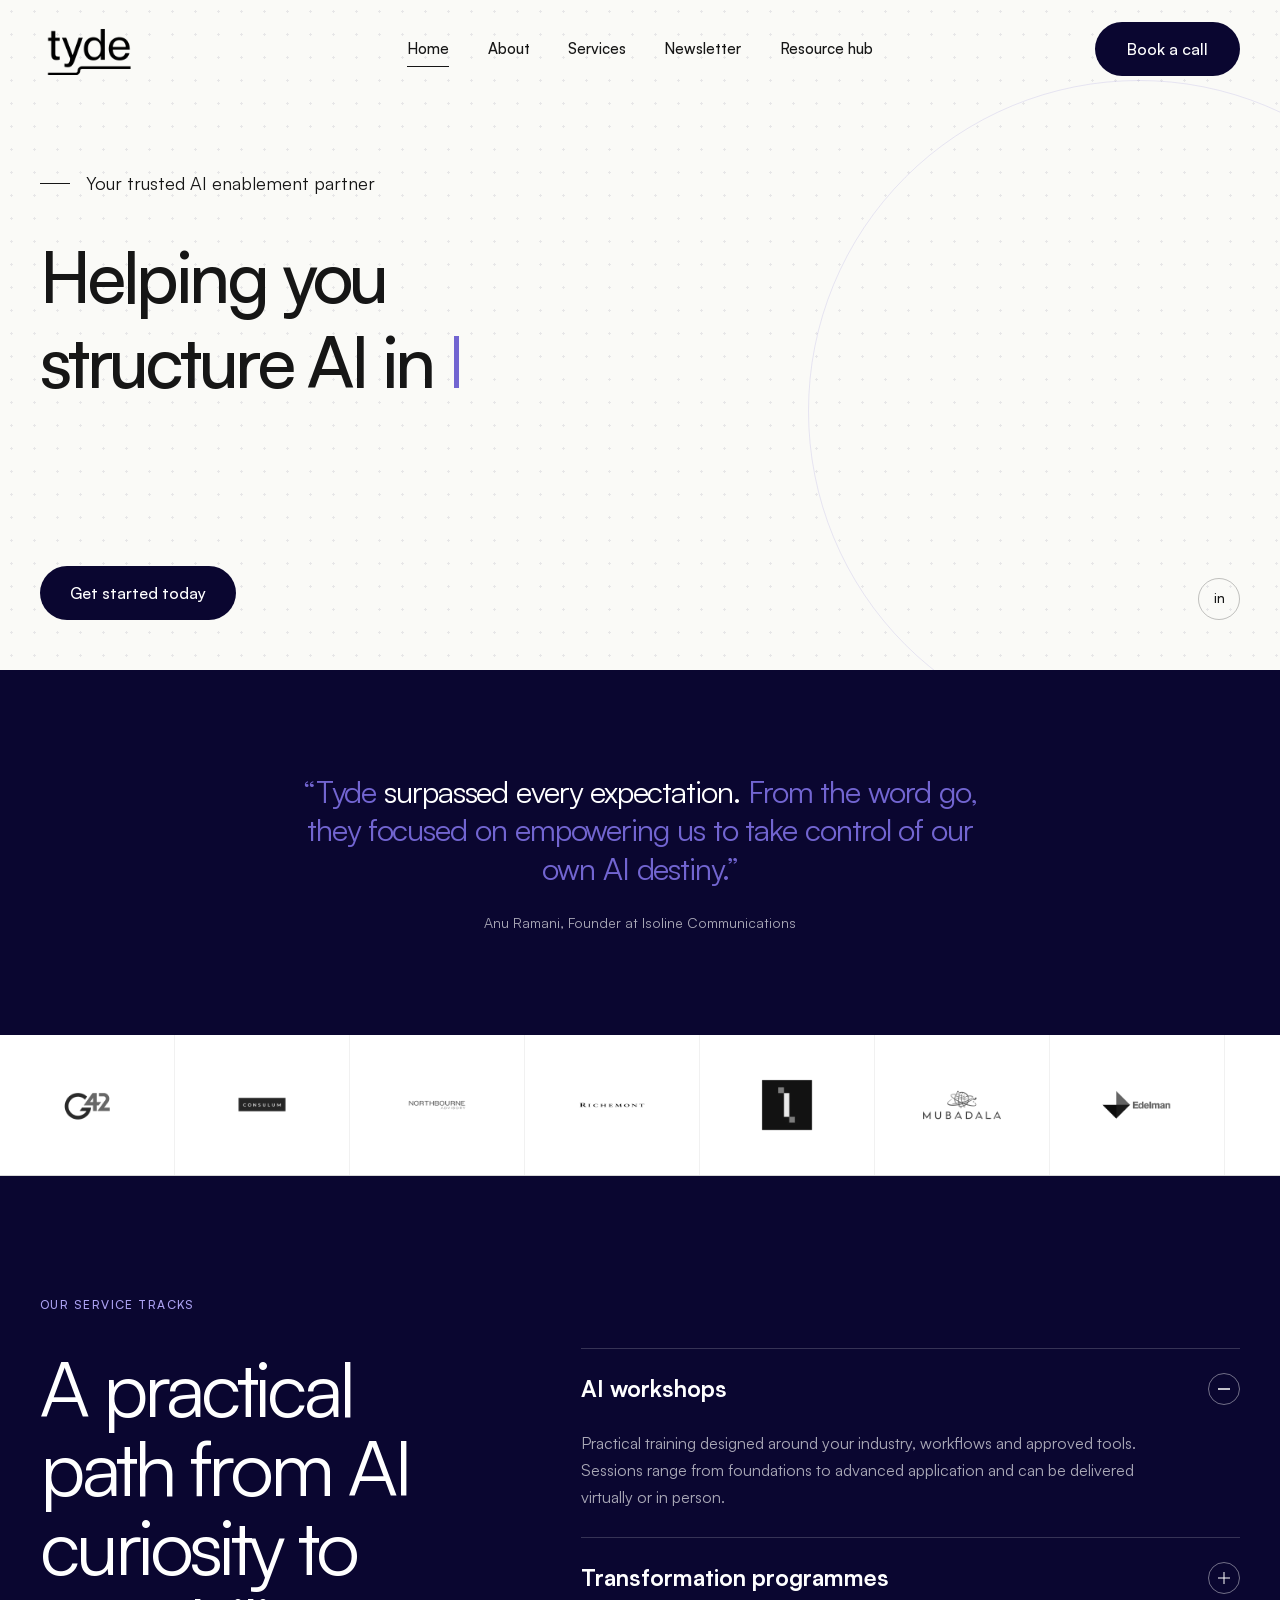
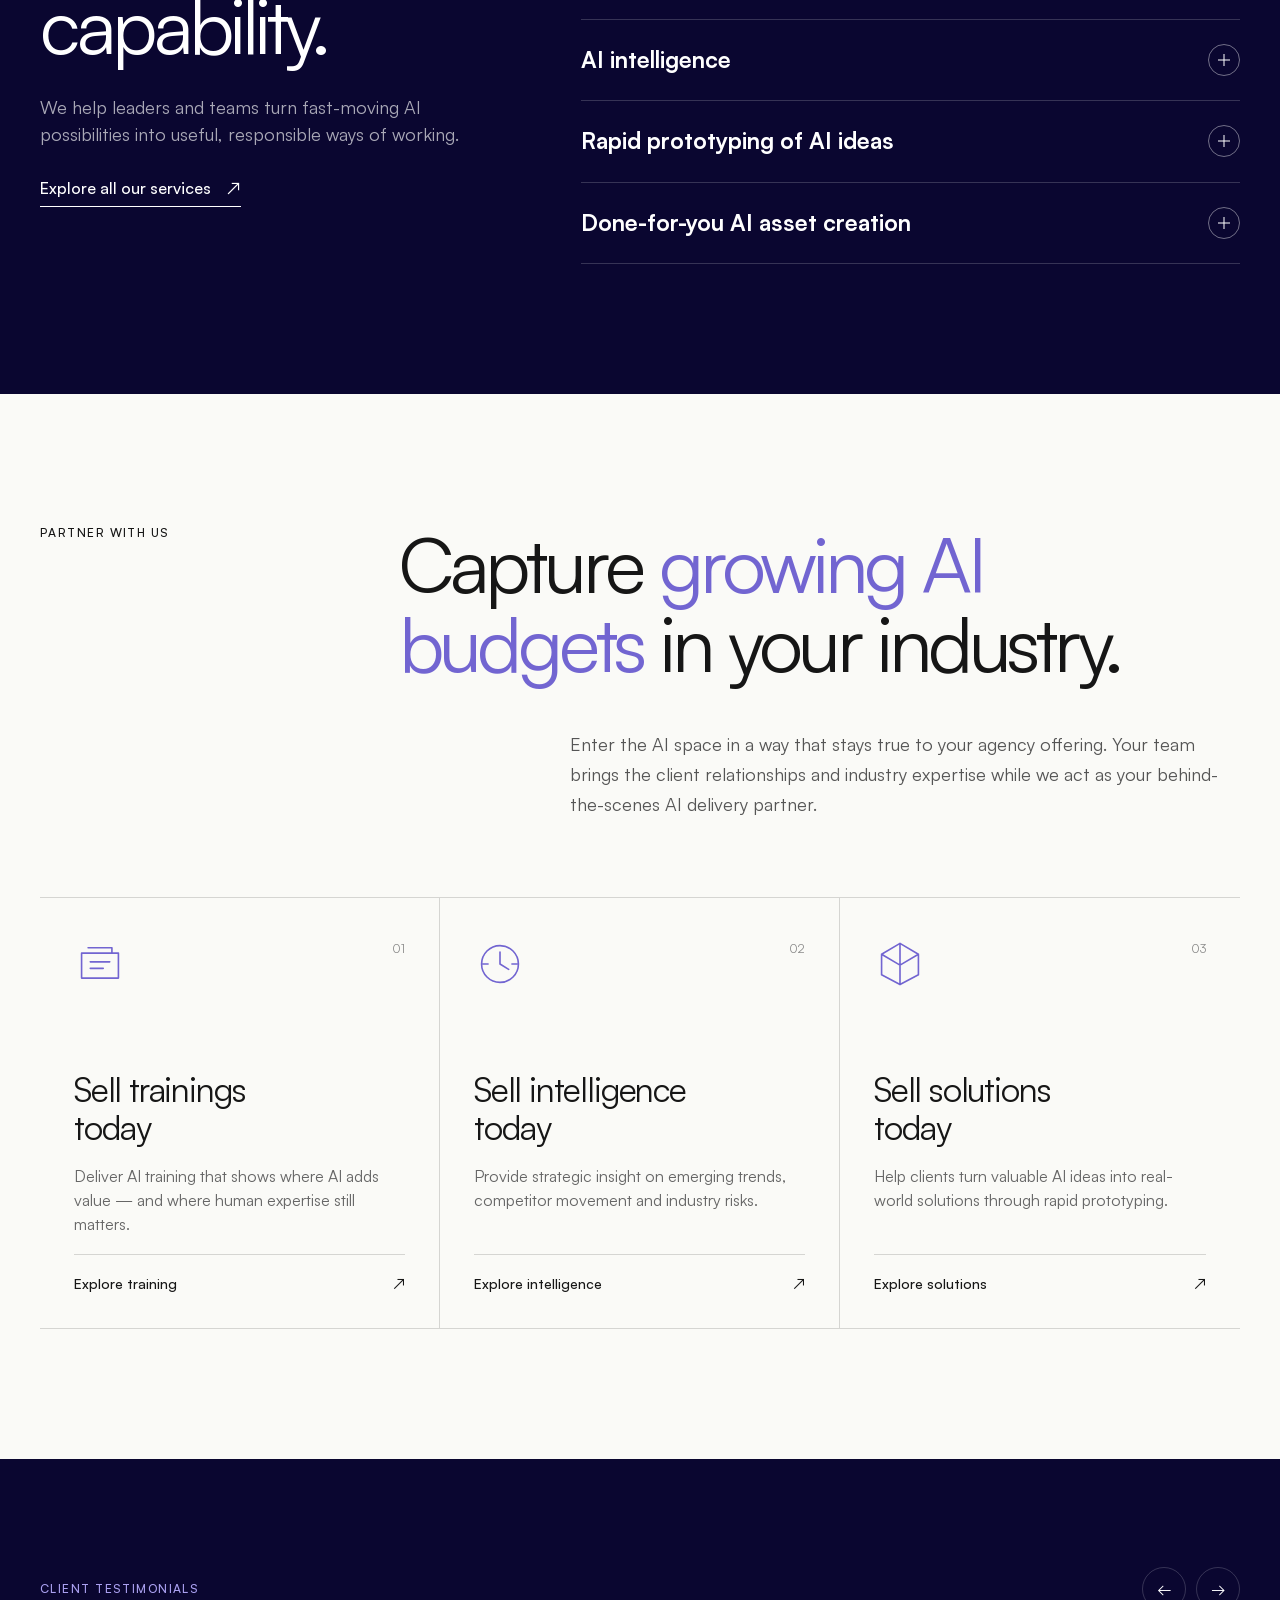
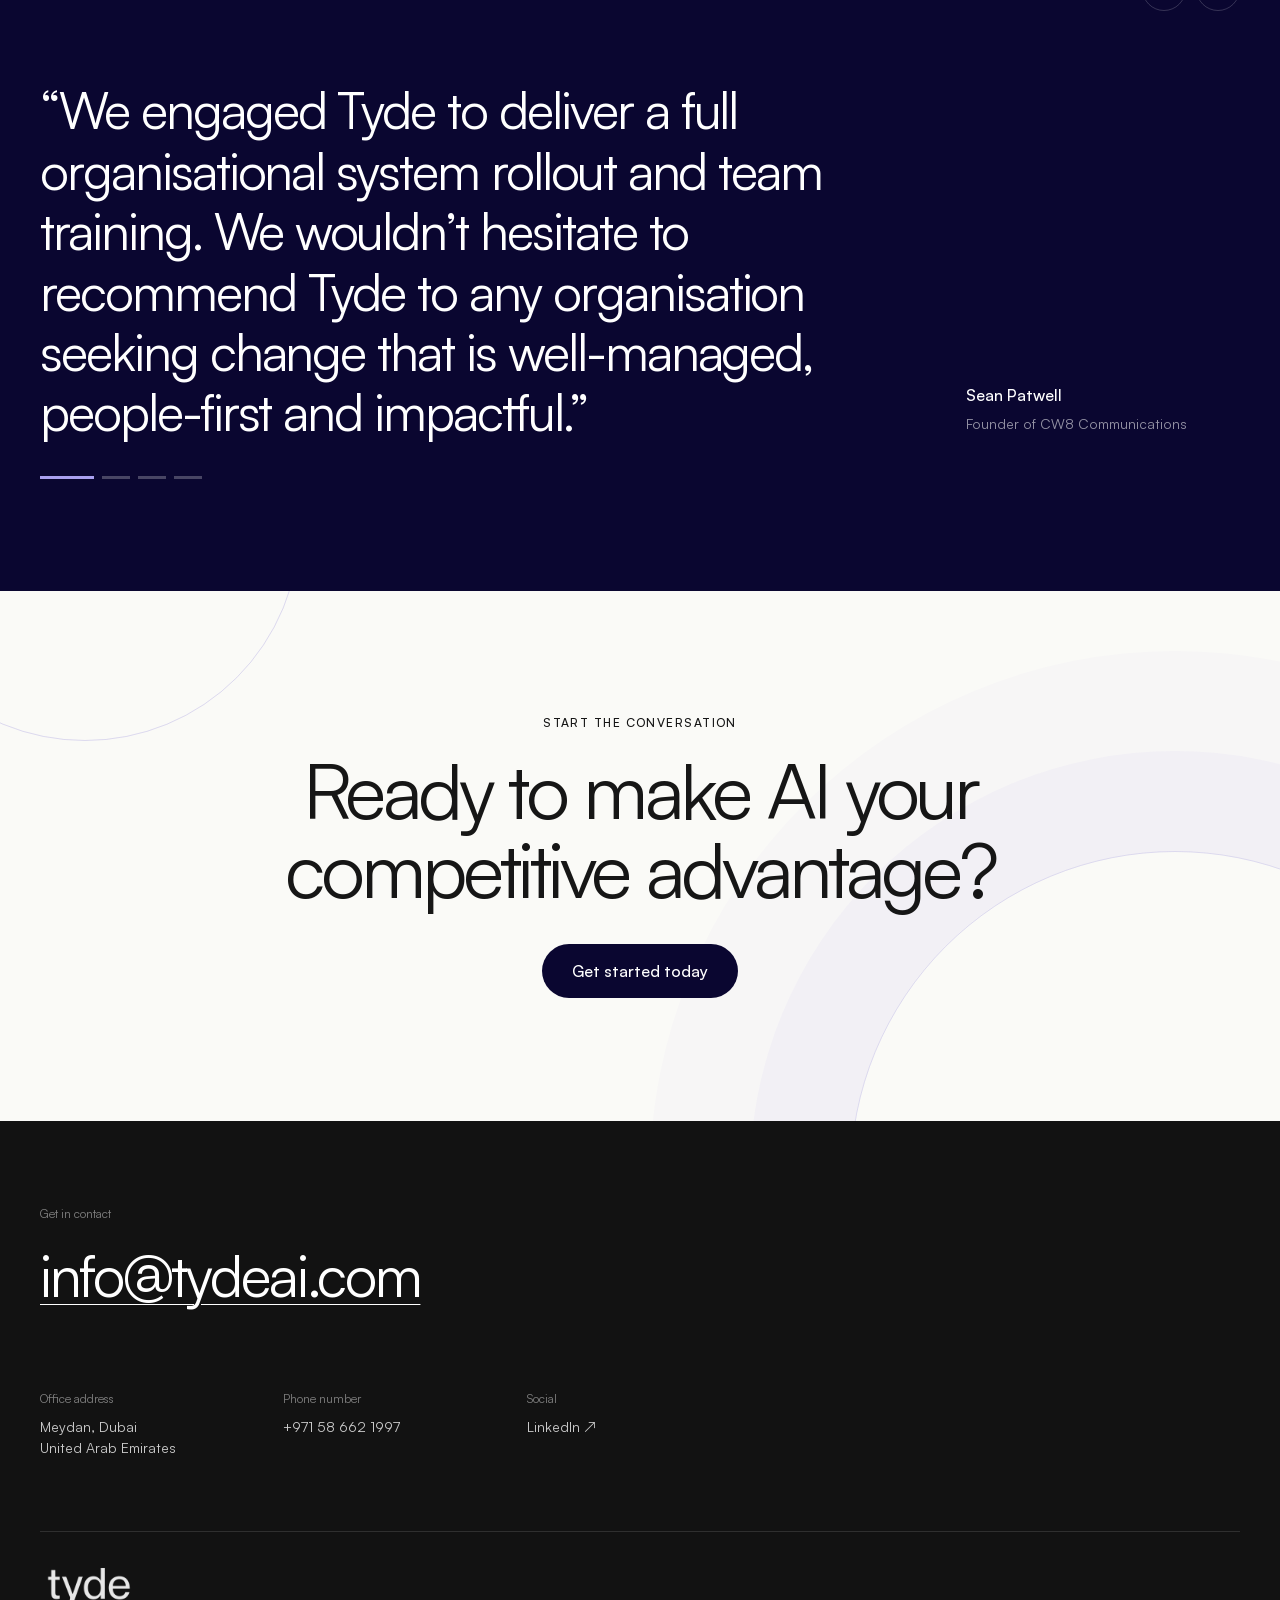
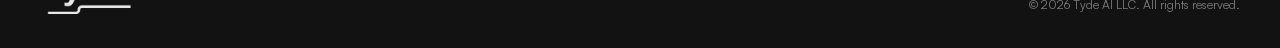
<file: index.html>
<!doctype html>
<html lang="en">
  <head>
    <meta charset="UTF-8" />
    <meta name="viewport" content="width=device-width, initial-scale=1.0" />
    <meta
      name="description"
      content="Tyde helps organisations structure, adopt and scale AI with practical training, transformation programmes and strategic intelligence."
    />
    <meta name="theme-color" content="#0a0630" />
    <meta property="og:title" content="Tyde — Your trusted AI enablement partner" />
    <meta
      property="og:description"
      content="Helping you structure AI in your organisation."
    />
    <meta property="og:type" content="website" />
    <meta property="og:image" content="https://tydeai.github.io/assets/tyde-social.png" />
    <title>Tyde | Your trusted AI enablement partner</title>
    <link rel="icon" href="assets/tyde-mark.png" />
    <link rel="preload" href="styles.css" as="style" />
    <link rel="stylesheet" href="styles.css" />
    <script src="script.js" defer></script>
  </head>
  <body>
    <a class="skip-link" href="#main-content">Skip to main content</a>

    <header class="site-header" data-header>
      <div class="nav-shell">
        <a class="brand" href="./" aria-label="Tyde home">
          <img src="assets/tyde-logo.png" alt="Tyde" />
        </a>

        <button
          class="menu-toggle"
          type="button"
          aria-expanded="false"
          aria-controls="primary-navigation"
          aria-label="Open navigation"
        >
          <span></span>
          <span></span>
        </button>

        <nav id="primary-navigation" class="primary-nav" aria-label="Primary navigation">
          <a href="./" aria-current="page">Home</a>
          <a href="about/">About</a>
          <a href="services/">Services</a>
          <a href="newsletter/">Newsletter</a>
          <a href="resources/">Resource hub</a>
          <a class="mobile-nav-cta" href="#contact">Book a call ↗</a>
        </nav>

        <a class="button button--dark header-cta" href="contact-us/">Book a call</a>
      </div>
    </header>

    <main id="main-content">
      <section id="home" class="hero dot-grid" aria-labelledby="hero-title">
        <div class="hero-inner">
          <p class="eyebrow reveal"><span></span>Your trusted AI enablement partner</p>
          <h1
            id="hero-title"
            class="hero-title reveal"
            data-typewriter="Helping you&#10;structure AI in your&#10;organisation"
            data-typewriter-mobile="Helping you&#10;structure AI in&#10;your organisation"
          >
            Helping you<br />structure AI in your<br />organisation
          </h1>
          <div class="hero-footer reveal">
            <a class="button button--dark" href="contact-us/">Get started today</a>
            <a
              class="social-link"
              href="https://www.linkedin.com/company/102561746"
              target="_blank"
              rel="noreferrer"
              aria-label="Tyde on LinkedIn"
            >
              <span aria-hidden="true">in</span>
            </a>
          </div>
        </div>
      </section>

      <section id="about" class="quote-panel section-dark" aria-label="Client quote">
        <div class="quote-inner reveal">
          <blockquote>
            “Tyde <strong>surpassed every expectation.</strong> From the word go, they focused on
            empowering us to take control of our own AI destiny.”
          </blockquote>
          <p>Anu Ramani, Founder at Isoline Communications</p>
        </div>
      </section>

      <section class="logo-strip" aria-label="Organisations Tyde has worked with">
        <div class="logo-track">
          <div class="logo-set">
            <img src="assets/client-logos/g42.png" alt="G42" />
            <img src="assets/client-logos/consulum.png" alt="Consulum" />
            <img src="assets/client-logos/northbourne.png" alt="Northbourne Advisory" />
            <img src="assets/client-logos/richemont.png" alt="Richemont" />
            <img src="assets/client-logos/isoline.png" alt="Isoline Communications" />
            <img src="assets/client-logos/mubadala.png" alt="Mubadala" />
            <img src="assets/client-logos/edelman.png" alt="Edelman" />
            <img src="assets/client-logos/jwi.png" alt="JWI" />
          </div>
          <div class="logo-set" aria-hidden="true">
            <img src="assets/client-logos/g42.png" alt="" />
            <img src="assets/client-logos/consulum.png" alt="" />
            <img src="assets/client-logos/northbourne.png" alt="" />
            <img src="assets/client-logos/richemont.png" alt="" />
            <img src="assets/client-logos/isoline.png" alt="" />
            <img src="assets/client-logos/mubadala.png" alt="" />
            <img src="assets/client-logos/edelman.png" alt="" />
            <img src="assets/client-logos/jwi.png" alt="" />
          </div>
        </div>
      </section>

      <section id="services" class="services section-dark" aria-labelledby="services-title">
        <div class="section-shell">
          <p class="section-kicker reveal">Our service tracks</p>
          <div class="services-layout">
            <div class="services-intro reveal">
              <h2 id="services-title">A practical path from AI curiosity to capability.</h2>
              <p>
                We help leaders and teams turn fast-moving AI possibilities into useful,
                responsible ways of working.
              </p>
              <a class="text-link" href="services/">Explore all our services <span aria-hidden="true">↗</span></a>
            </div>

            <div class="accordion reveal" data-accordion>
              <article class="accordion-item is-open">
                <h3>
                  <button type="button" aria-expanded="true" aria-controls="service-panel-1">
                    <span>AI workshops</span><span class="accordion-icon" aria-hidden="true"></span>
                  </button>
                </h3>
                <div id="service-panel-1" class="accordion-panel">
                  <div>
                    <p>
                      Practical training designed around your industry, workflows and approved
                      tools. Sessions range from foundations to advanced application and can be
                      delivered virtually or in person.
                    </p>
                  </div>
                </div>
              </article>

              <article class="accordion-item">
                <h3>
                  <button type="button" aria-expanded="false" aria-controls="service-panel-2">
                    <span>Transformation programmes</span><span class="accordion-icon" aria-hidden="true"></span>
                  </button>
                </h3>
                <div id="service-panel-2" class="accordion-panel" hidden>
                  <div>
                    <p>
                      A structured six-month programme covering AI strategy, governance,
                      workflow redesign, tool selection and capability-building across your team.
                    </p>
                  </div>
                </div>
              </article>

              <article class="accordion-item">
                <h3>
                  <button type="button" aria-expanded="false" aria-controls="service-panel-3">
                    <span>AI intelligence</span><span class="accordion-icon" aria-hidden="true"></span>
                  </button>
                </h3>
                <div id="service-panel-3" class="accordion-panel" hidden>
                  <div>
                    <p>
                      Monthly leadership briefings that translate new tools, competitor activity,
                      opportunities and risks into relevant decisions for your organisation.
                    </p>
                  </div>
                </div>
              </article>

              <article class="accordion-item">
                <h3>
                  <button type="button" aria-expanded="false" aria-controls="service-panel-4">
                    <span>Rapid prototyping of AI ideas</span><span class="accordion-icon" aria-hidden="true"></span>
                  </button>
                </h3>
                <div id="service-panel-4" class="accordion-panel" hidden>
                  <div>
                    <p>
                      Turn high-potential concepts into testable prototypes quickly, so your team
                      can learn from real use before making larger technology investments.
                    </p>
                  </div>
                </div>
              </article>

              <article class="accordion-item">
                <h3>
                  <button type="button" aria-expanded="false" aria-controls="service-panel-5">
                    <span>Done-for-you AI asset creation</span><span class="accordion-icon" aria-hidden="true"></span>
                  </button>
                </h3>
                <div id="service-panel-5" class="accordion-panel" hidden>
                  <div>
                    <p>
                      Experienced creative, content and strategy specialists combine human
                      judgement with AI tools to deliver polished written, visual and video assets.
                    </p>
                  </div>
                </div>
              </article>
            </div>
          </div>
        </div>
      </section>

      <section id="partner" class="partner-section" aria-labelledby="partner-title">
        <div class="section-shell">
          <div class="partner-heading reveal">
            <p class="section-kicker">Partner with us</p>
            <h2 id="partner-title">Capture <span>growing AI budgets</span> in your industry.</h2>
          </div>
          <p class="partner-copy reveal">
            Enter the AI space in a way that stays true to your agency offering. Your team brings
            the client relationships and industry expertise while we act as your behind-the-scenes
            AI delivery partner.
          </p>

          <div class="partner-grid">
            <article class="partner-card reveal">
              <div class="line-icon" aria-hidden="true">
                <svg viewBox="0 0 48 48"><path d="M7 14h34v23H7zM13 9h22v5M15 22h18M15 28h12" /></svg>
              </div>
              <p class="card-number">01</p>
              <h3>Sell trainings today</h3>
              <p>Deliver AI training that shows where AI adds value — and where human expertise still matters.</p>
              <a href="contact-us/">Explore training <span aria-hidden="true">↗</span></a>
            </article>
            <article class="partner-card reveal">
              <div class="line-icon" aria-hidden="true">
                <svg viewBox="0 0 48 48"><circle cx="24" cy="24" r="17"/><path d="M24 13v11l8 5M8 24h5M35 24h5"/></svg>
              </div>
              <p class="card-number">02</p>
              <h3>Sell intelligence today</h3>
              <p>Provide strategic insight on emerging trends, competitor movement and industry risks.</p>
              <a href="contact-us/">Explore intelligence <span aria-hidden="true">↗</span></a>
            </article>
            <article class="partner-card reveal">
              <div class="line-icon" aria-hidden="true">
                <svg viewBox="0 0 48 48"><path d="M24 5 41 15v19L24 43 7 34V15zM7 15l17 10 17-10M24 25v18M24 5v20"/></svg>
              </div>
              <p class="card-number">03</p>
              <h3>Sell solutions today</h3>
              <p>Help clients turn valuable AI ideas into real-world solutions through rapid prototyping.</p>
              <a href="contact-us/">Explore solutions <span aria-hidden="true">↗</span></a>
            </article>
          </div>
        </div>
      </section>

      <section id="testimonials" class="testimonials section-dark" aria-labelledby="testimonial-title">
        <div class="section-shell">
          <div class="testimonial-topline reveal">
            <p id="testimonial-title" class="section-kicker">Client testimonials</p>
            <div class="carousel-controls">
              <button type="button" data-carousel-prev aria-label="Previous testimonial">←</button>
              <button type="button" data-carousel-next aria-label="Next testimonial">→</button>
            </div>
          </div>

          <div class="testimonial-stage reveal" aria-live="polite">
            <article class="testimonial-slide is-active" data-slide>
              <blockquote>
                “We engaged Tyde to deliver a full organisational system rollout and team training.
                We wouldn’t hesitate to recommend Tyde to any organisation seeking change that is
                well-managed, people-first and impactful.”
              </blockquote>
              <p><strong>Sean Patwell</strong><span>Founder of CW8 Communications</span></p>
            </article>
            <article class="testimonial-slide" data-slide hidden>
              <blockquote>
                “It’s not about playing with tools here and there. It’s about building the right
                structure and foundations, which Tyde has helped us put in place.”
              </blockquote>
              <p><strong>Benjamin Thomas</strong><span>Creative Director, JWI Global</span></p>
            </article>
            <article class="testimonial-slide" data-slide hidden>
              <blockquote>
                “Tyde’s sessions were insightful, engaging and practical — people walked away
                equally impressed and having benefited. They’re your people.”
              </blockquote>
              <p><strong>Mazar Masud</strong><span>Former Managing Director at Edelman MENA</span></p>
            </article>
            <article class="testimonial-slide" data-slide hidden>
              <blockquote>
                “Tyde has been a true partner in our AI journey. They helped us see how AI could
                connect the dots between our data, our workflows and our experience.”
              </blockquote>
              <p><strong>Toni Sottak</strong><span>Managing Director at Wired Island International</span></p>
            </article>
          </div>
          <div class="carousel-dots" aria-label="Choose testimonial"></div>
        </div>
      </section>

      <section id="contact" class="cta-section" aria-labelledby="cta-title">
        <div class="cta-orbit cta-orbit--one" aria-hidden="true"></div>
        <div class="cta-orbit cta-orbit--two" aria-hidden="true"></div>
        <div class="cta-inner reveal">
          <p class="section-kicker">Start the conversation</p>
          <h2 id="cta-title">Ready to make AI your competitive advantage?</h2>
          <a class="button button--dark" href="contact-us/">Get started today</a>
        </div>
      </section>
    </main>

    <footer class="site-footer">
      <div class="footer-shell">
        <div class="footer-intro">
          <p>Get in contact</p>
          <a href="mailto:info@tydeai.com">info@tydeai.com</a>
        </div>
        <div class="footer-details">
          <div>
            <p>Office address</p>
            <address>Meydan, Dubai<br />United Arab Emirates</address>
          </div>
          <div>
            <p>Phone number</p>
            <a href="tel:+971586621997">+971 58 662 1997</a>
          </div>
          <div>
            <p>Social</p>
            <a href="https://www.linkedin.com/company/102561746" target="_blank" rel="noreferrer">LinkedIn ↗</a>
          </div>
        </div>
        <div class="footer-bottom">
          <a class="brand brand--footer" href="#home" aria-label="Back to top">
            <img src="assets/tyde-logo.png" alt="Tyde" />
          </a>
          <p>© <span data-year>2026</span> Tyde AI LLC. All rights reserved.</p>
        </div>
      </div>
    </footer>
  </body>
</html>
</file>
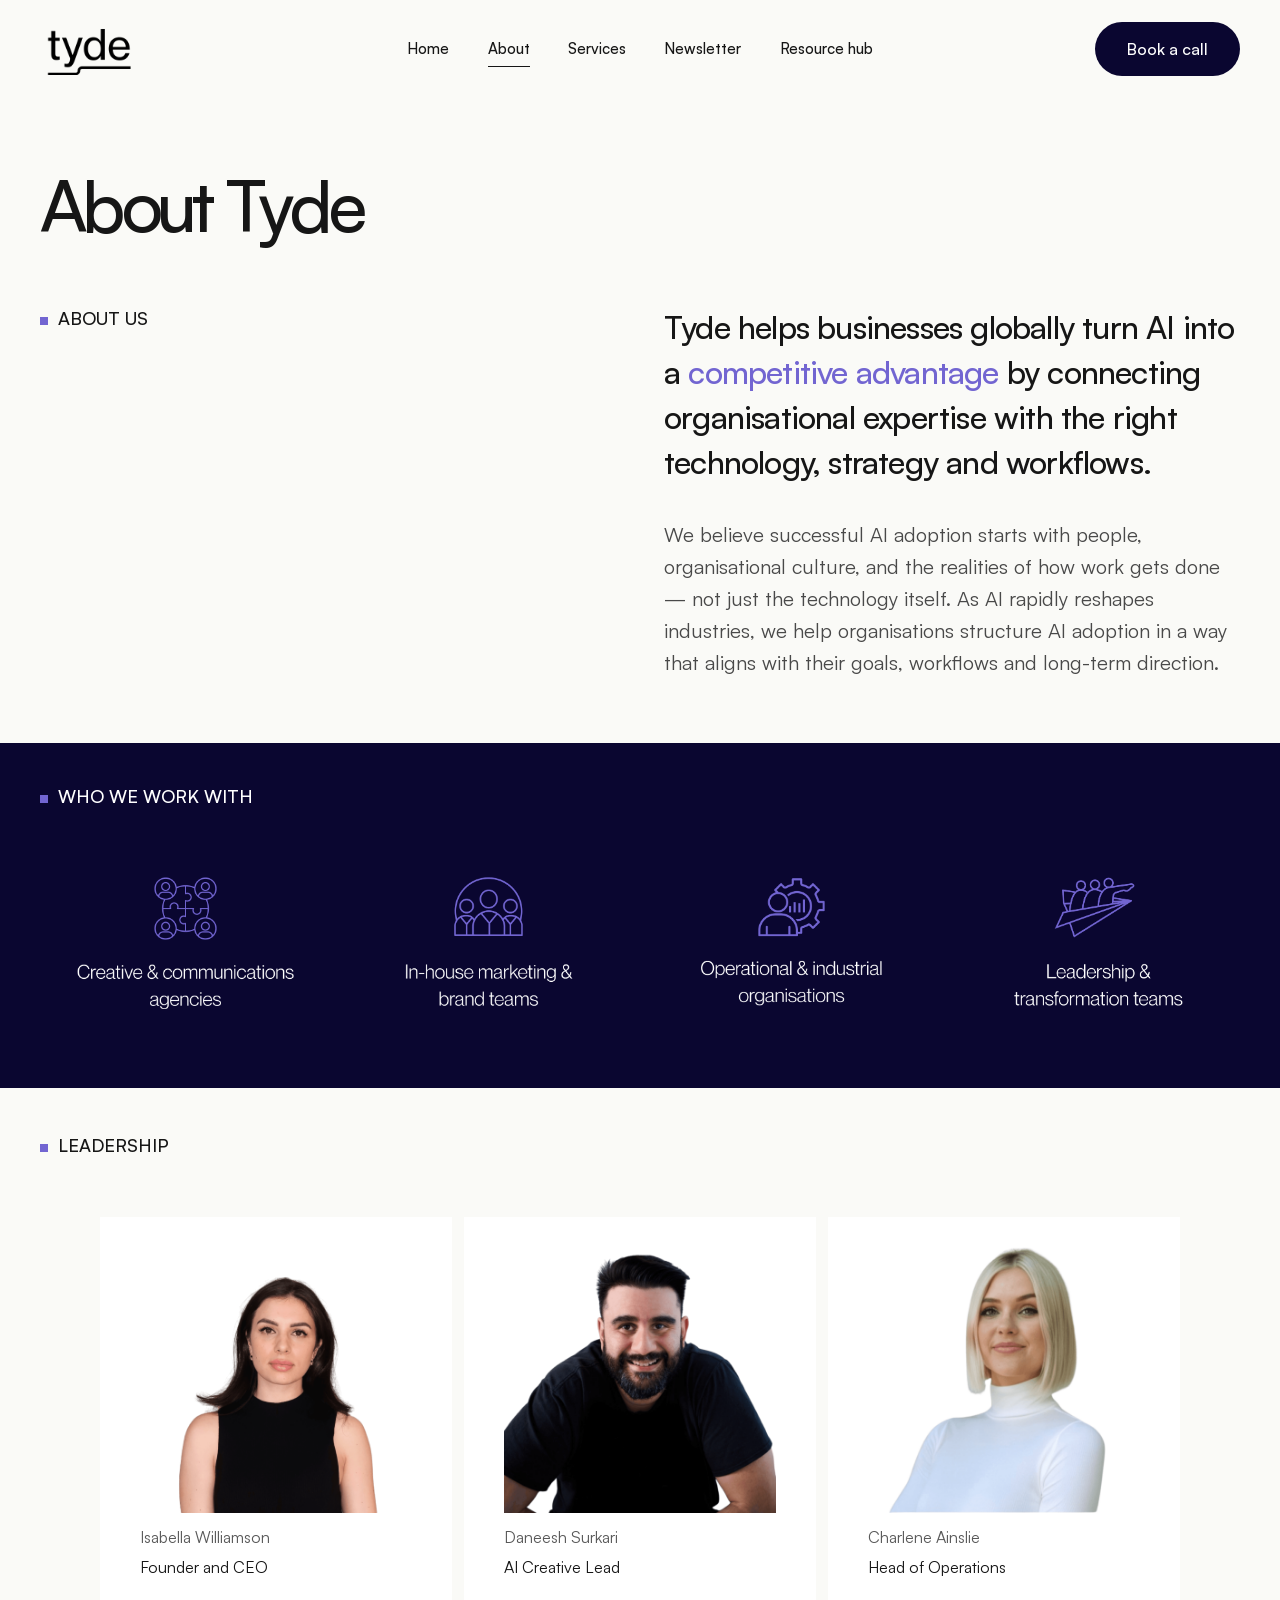
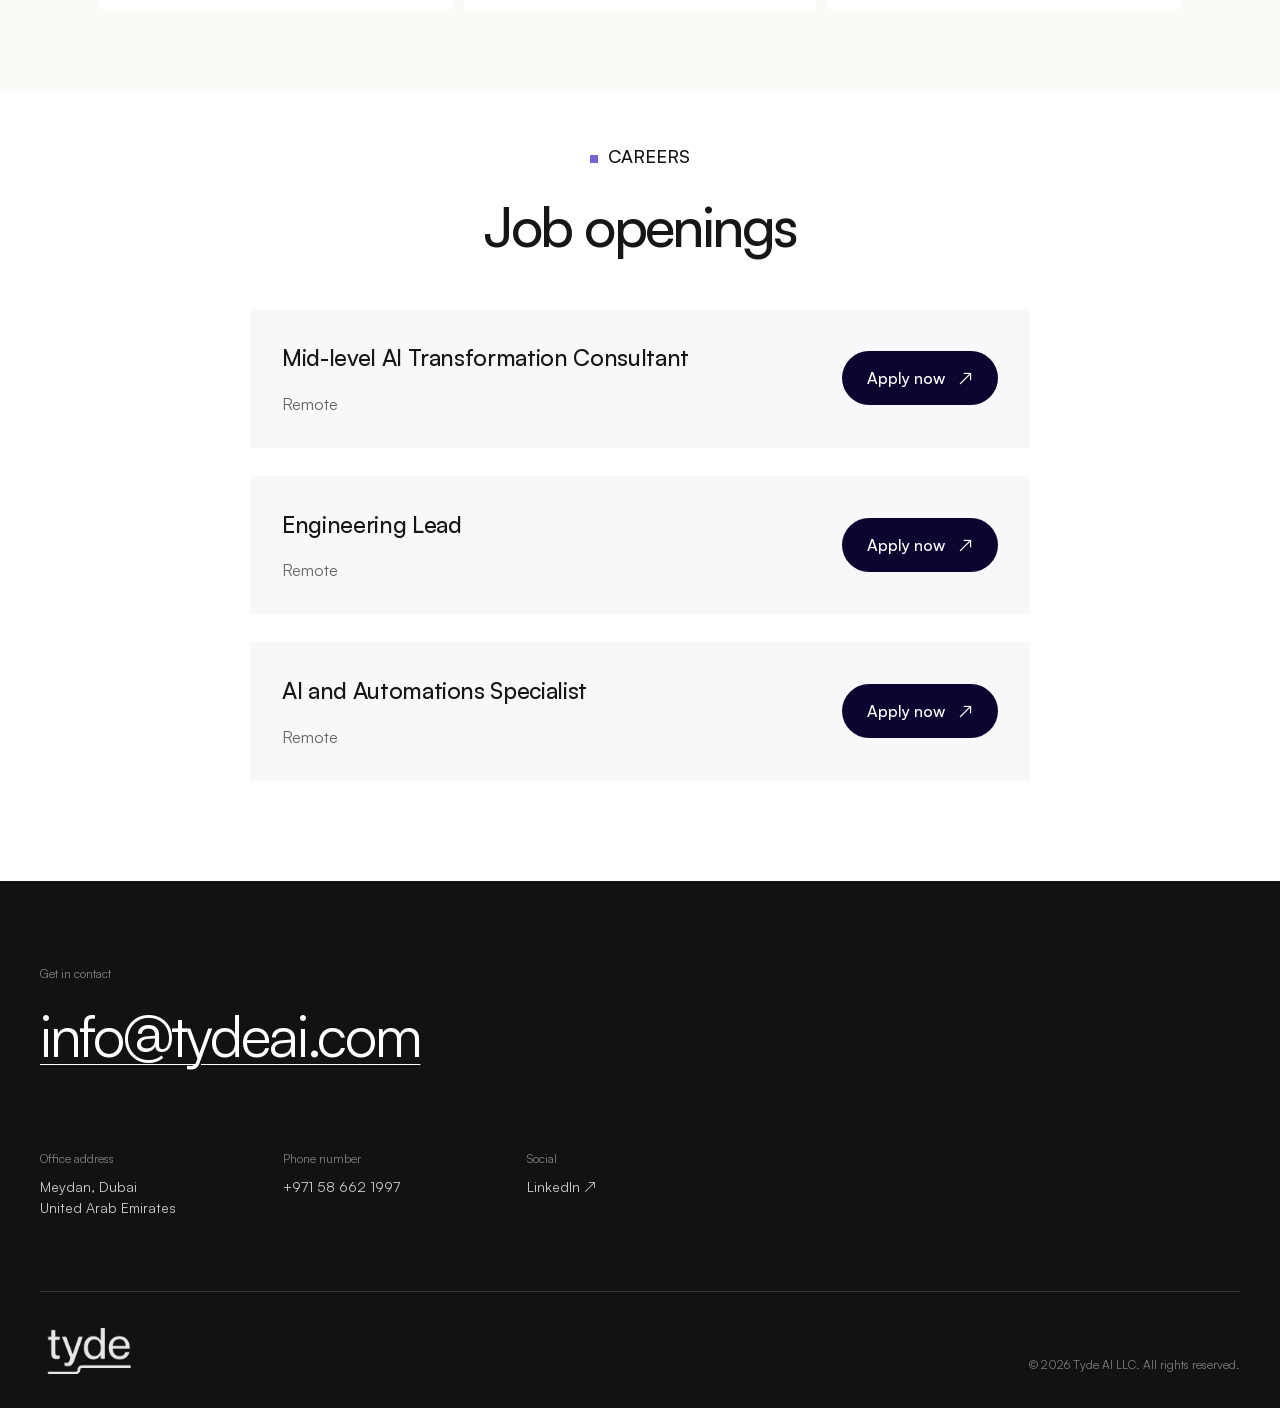
<file: about/index.html>
<!doctype html>
<html lang="en">
  <head>
    <meta charset="UTF-8" />
    <meta name="viewport" content="width=device-width, initial-scale=1.0" />
    <meta name="description" content="Meet Tyde: the people helping organisations turn AI into a competitive advantage. Explore our leadership team and career opportunities." />
    <meta name="theme-color" content="#0a0630" />
    <meta property="og:title" content="About | Tyde" />
    <meta property="og:description" content="Meet Tyde: the people helping organisations turn AI into a competitive advantage. Explore our leadership team and career opportunities." />
    <meta property="og:type" content="website" />
    <meta property="og:image" content="https://tydeai.github.io/assets/tyde-social.png" />
    <title>About | Tyde</title>
    <link rel="icon" href="../assets/tyde-mark.png" />
    <link rel="stylesheet" href="../styles.css" />
    <link rel="stylesheet" href="../pages.css" />
    <script src="../script.js" defer></script>
  </head>
  <body class="inner-page about-page">
    <a class="skip-link" href="#main-content">Skip to main content</a>
    <header class="site-header" data-header>
      <div class="nav-shell">
        <a class="brand" href="../" aria-label="Tyde home"><img src="../assets/tyde-logo.png" alt="Tyde" width="98" height="98" /></a>
        <button class="menu-toggle" type="button" aria-expanded="false" aria-controls="primary-navigation" aria-label="Open navigation"><span></span><span></span></button>
        <nav id="primary-navigation" class="primary-nav" aria-label="Primary navigation">
          <a href="../">Home</a>
          <a href="../about/" aria-current="page">About</a>
          <a href="../services/">Services</a>
          <a href="../newsletter/">Newsletter</a>
          <a href="../resources/">Resource hub</a>
          <a class="mobile-nav-cta" href="#contact">Book a call ↗</a>
        </nav>
        <a class="button button--dark header-cta" href="../contact-us/">Book a call</a>
      </div>
    </header>
    <main id="main-content">
      <section class="page-intro" aria-labelledby="about-title">
        <div class="section-shell">
          <h1 id="about-title" class="page-title">About Tyde</h1>
          <div class="intro-grid">
            <p class="page-kicker">About us</p>
            <div class="intro-copy">
              <h2>Tyde helps businesses globally turn AI into a <span class="accent-text">competitive advantage</span> by connecting organisational expertise with the right technology, strategy and workflows.</h2>
              <p>We believe successful AI adoption starts with people, organisational culture, and the realities of how work gets done — not just the technology itself. As AI rapidly reshapes industries, we help organisations structure AI adoption in a way that aligns with their goals, workflows and long-term direction.</p>
            </div>
          </div>
        </div>
      </section>
      <section class="audience-section" aria-labelledby="audience-title">
        <div class="section-shell">
          <h2 id="audience-title" class="page-kicker">Who we work with</h2>
          <div class="audience-grid">
            <img src="../assets/about/audience-1.png" alt="Creative and communications agencies" width="380" height="290" loading="lazy" />
            <img src="../assets/about/audience-2.png" alt="In-house marketing and brand teams" width="380" height="290" loading="lazy" />
            <img src="../assets/about/audience-3.png" alt="Operational and industrial organisations" width="380" height="290" loading="lazy" />
            <img src="../assets/about/audience-4.png" alt="Leadership and transformation teams" width="380" height="290" loading="lazy" />
          </div>
        </div>
      </section>
      <section class="leadership-section" aria-labelledby="leadership-title">
        <div class="section-shell">
          <h2 id="leadership-title" class="page-kicker">Leadership</h2>
          <div class="team-grid">
            <article class="team-card">
              <img src="../assets/about/isabella-williamson.png" alt="Isabella Williamson" width="400" height="400" loading="lazy" />
              <h3>Isabella Williamson</h3>
              <p>Founder and CEO</p>
            </article>
            <article class="team-card">
              <img src="../assets/about/daneesh-surkari.png" alt="Daneesh Surkari" width="400" height="400" loading="lazy" />
              <h3>Daneesh Surkari</h3>
              <p>AI Creative Lead</p>
            </article>
            <article class="team-card">
              <img src="../assets/about/charlene-ainslie.png" alt="Charlene Ainslie" width="400" height="400" loading="lazy" />
              <h3>Charlene Ainslie</h3>
              <p>Head of Operations</p>
            </article>
          </div>
        </div>
      </section>
      <section class="careers-section" aria-labelledby="careers-title">
        <div class="section-shell">
          <p class="page-kicker">Careers</p>
          <h2 id="careers-title">Job openings</h2>
          <div class="job-list">
            <article class="job-card">
              <div><h3>Mid-level AI Transformation Consultant</h3><p>Remote</p></div>
              <a class="button button--dark" href="https://www.linkedin.com/company/102561746" target="_blank" rel="noopener noreferrer" aria-label="Apply for Mid-level AI Transformation Consultant on LinkedIn">Apply now <span aria-hidden="true">↗</span></a>
            </article>
            <article class="job-card">
              <div><h3>Engineering Lead</h3><p>Remote</p></div>
              <a class="button button--dark" href="https://www.linkedin.com/company/102561746" target="_blank" rel="noopener noreferrer" aria-label="Apply for Engineering Lead on LinkedIn">Apply now <span aria-hidden="true">↗</span></a>
            </article>
            <article class="job-card">
              <div><h3>AI and Automations Specialist</h3><p>Remote</p></div>
              <a class="button button--dark" href="https://www.linkedin.com/company/102561746" target="_blank" rel="noopener noreferrer" aria-label="Apply for AI and Automations Specialist on LinkedIn">Apply now <span aria-hidden="true">↗</span></a>
            </article>
          </div>
        </div>
      </section>
    </main>

    <footer id="contact" class="site-footer">
      <div class="footer-shell">
        <div class="footer-intro">
          <p>Get in contact</p>
          <a href="mailto:info@tydeai.com">info@tydeai.com</a>
        </div>
        <div class="footer-details">
          <div><p>Office address</p><address>Meydan, Dubai<br />United Arab Emirates</address></div>
          <div><p>Phone number</p><a href="tel:+971586621997">+971 58 662 1997</a></div>
          <div><p>Social</p><a href="https://www.linkedin.com/company/102561746" target="_blank" rel="noopener noreferrer">LinkedIn ↗</a></div>
        </div>
        <div class="footer-bottom">
          <a class="brand brand--footer" href="../" aria-label="Tyde home"><img src="../assets/tyde-logo.png" alt="Tyde" width="98" height="98" /></a>
          <p>© <span data-year>2026</span> Tyde AI LLC. All rights reserved.</p>
        </div>
      </div>
    </footer>
  </body>
</html>
</file>
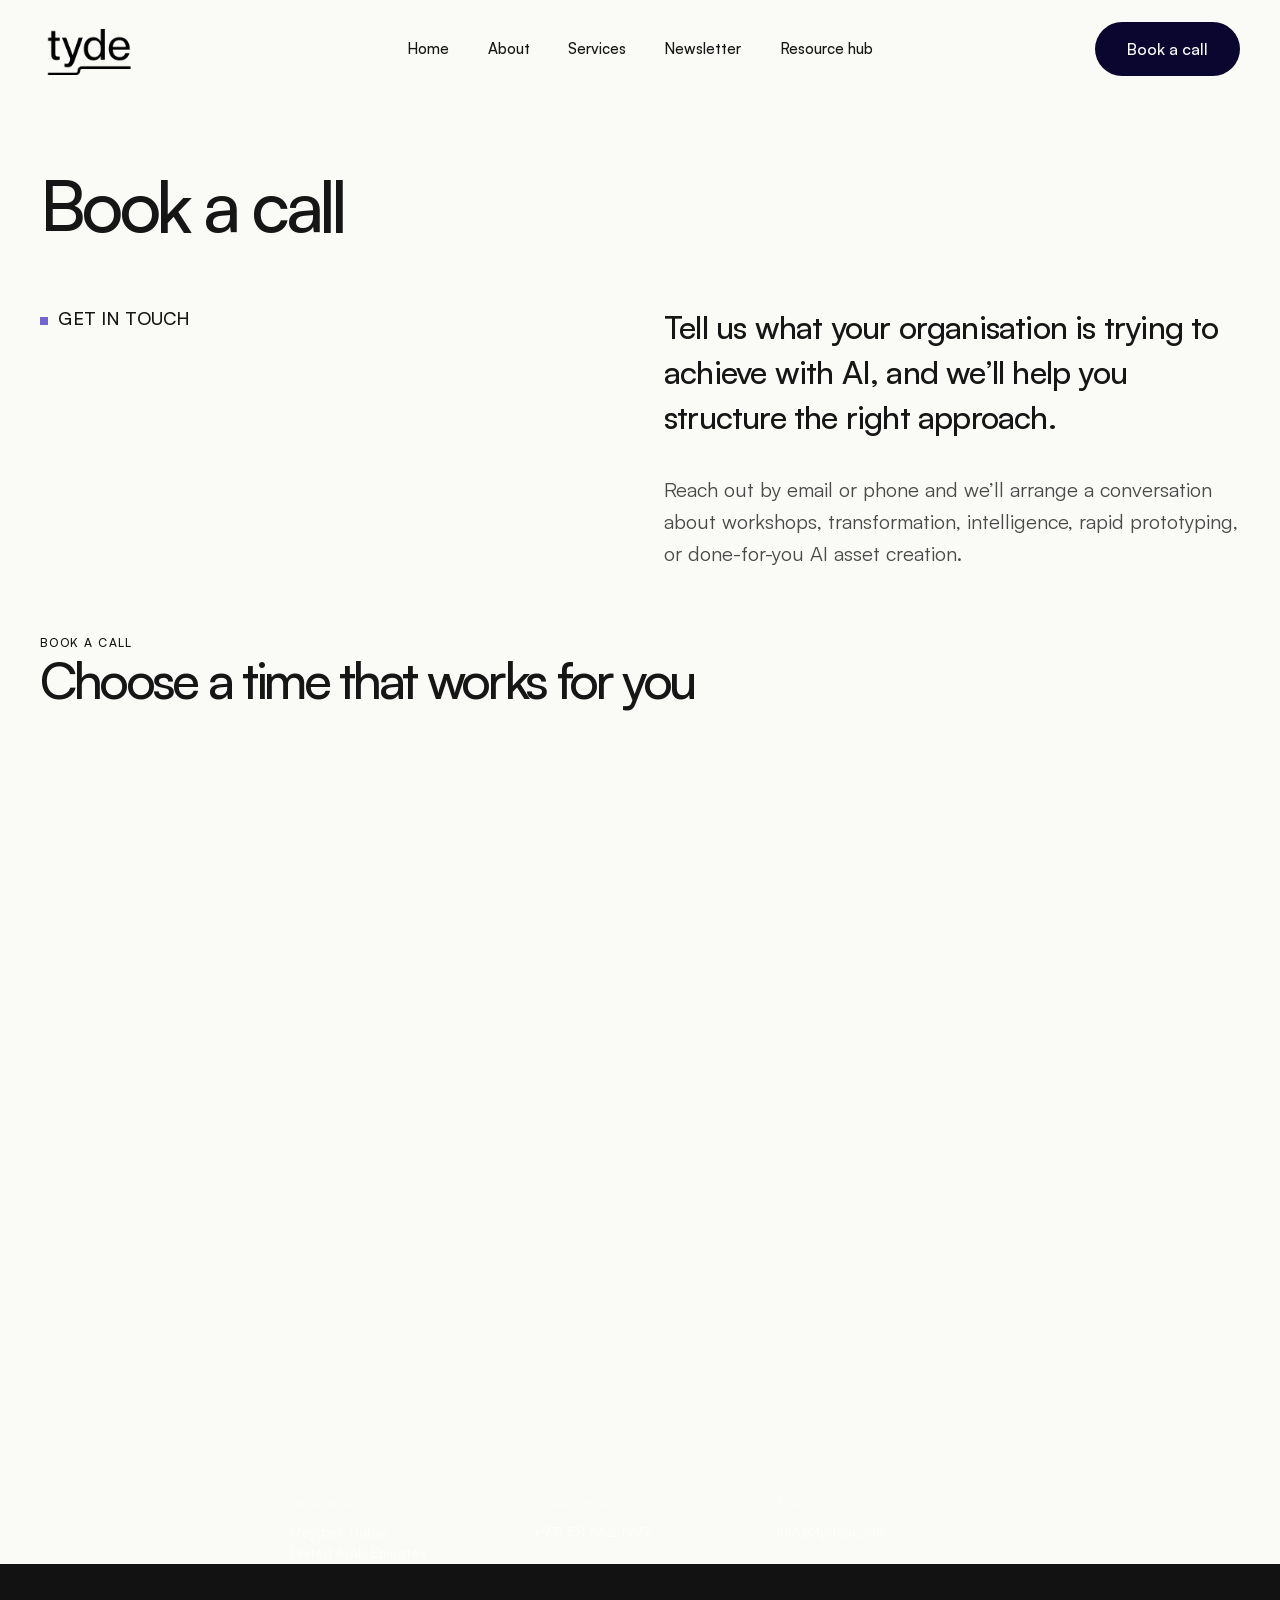
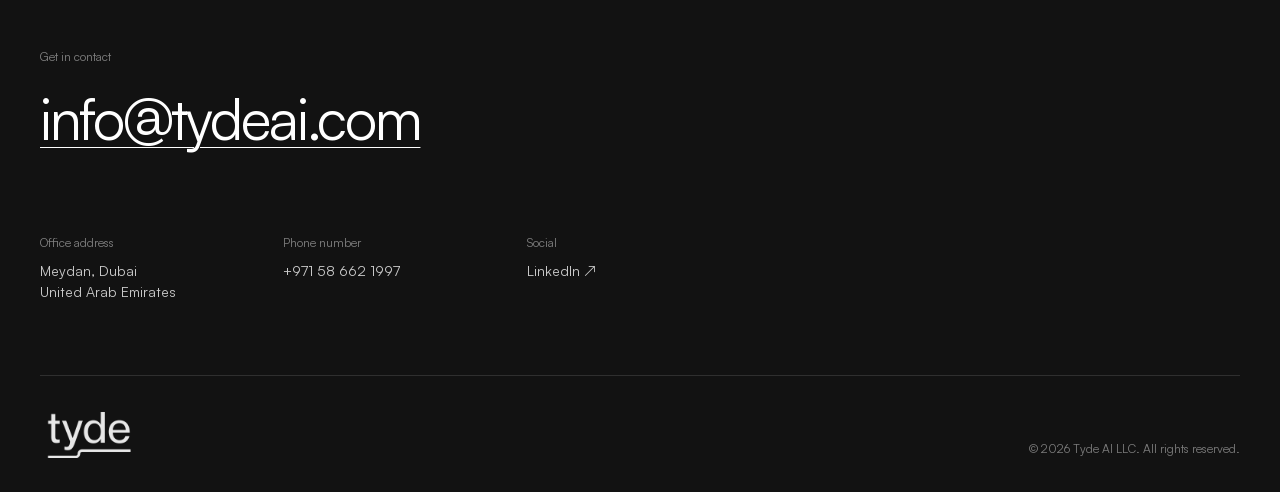
<file: contact-us/index.html>
<!doctype html>
<html lang="en">
  <head>
    <meta charset="UTF-8" />
    <meta name="viewport" content="width=device-width, initial-scale=1.0" />
    <meta name="description" content="Book a call with Tyde to talk about AI training, transformation, intelligence, rapid prototyping, and done-for-you AI asset creation." />
    <meta name="theme-color" content="#0a0630" />
    <meta property="og:title" content="Book a call | Tyde" />
    <meta property="og:description" content="Book a call with Tyde to talk about AI training, transformation, intelligence, rapid prototyping, and done-for-you AI asset creation." />
    <meta property="og:type" content="website" />
    <meta property="og:image" content="https://tydeai.github.io/assets/tyde-social.png" />
    <title>Book a call | Tyde</title>
    <link rel="icon" href="../assets/tyde-mark.png" />
    <link rel="stylesheet" href="../styles.css" />
    <link rel="stylesheet" href="../pages.css" />
    <script src="../script.js" defer></script>
  </head>
  <body class="inner-page contact-page">
    <a class="skip-link" href="#main-content">Skip to main content</a>
    <header class="site-header" data-header>
      <div class="nav-shell">
        <a class="brand" href="../" aria-label="Tyde home"><img src="../assets/tyde-logo.png" alt="Tyde" width="98" height="98" /></a>
        <button class="menu-toggle" type="button" aria-expanded="false" aria-controls="primary-navigation" aria-label="Open navigation"><span></span><span></span></button>
        <nav id="primary-navigation" class="primary-nav" aria-label="Primary navigation">
          <a href="../">Home</a>
          <a href="../about/">About</a>
          <a href="../services/">Services</a>
          <a href="../newsletter/">Newsletter</a>
          <a href="../resources/">Resource hub</a>
          <a class="mobile-nav-cta" href="#contact">Book a call ↗</a>
        </nav>
        <a class="button button--dark header-cta" href="../contact-us/">Book a call</a>
      </div>
    </header>
    <main id="main-content">
      <section class="page-intro" aria-labelledby="contact-title">
        <div class="section-shell">
          <h1 id="contact-title" class="page-title">Book a call</h1>
          <div class="intro-grid">
            <p class="page-kicker">Get in touch</p>
            <div class="intro-copy">
              <h2>Tell us what your organisation is trying to achieve with AI, and we’ll help you structure the right approach.</h2>
              <p>Reach out by email or phone and we’ll arrange a conversation about workshops, transformation, intelligence, rapid prototyping, or done-for-you AI asset creation.</p>
            </div>
          </div>
        </div>
      </section>
      <section class="calendly-section" aria-labelledby="contact-details-title">
        <div class="section-shell">
          <p class="section-kicker" id="contact-details-title">Book a call</p>
          <h2 class="page-title" style="font-size:clamp(32px,4vw,52px);margin-bottom:28px">Choose a time that works for you</h2>
          <div class="calendly-inline-widget" data-url="https://calendly.com/team-tydeai/30min" style="min-width:320px;height:720px;"></div>
          <script type="text/javascript" src="https://assets.calendly.com/assets/external/widget.js" async></script>
          <div class="footer-details" style="max-width:700px;margin:40px auto 0">
            <div><p>Office address</p><address>Meydan, Dubai<br />United Arab Emirates</address></div>
            <div><p>Phone number</p><a href="tel:+971586621997">+971 58 662 1997</a></div>
            <div><p>Email</p><a href="mailto:info@tydeai.com">info@tydeai.com</a></div>
          </div>
        </div>
      </section>
    </main>
    <footer id="contact" class="site-footer">
      <div class="footer-shell">
        <div class="footer-intro">
          <p>Get in contact</p>
          <a href="mailto:info@tydeai.com">info@tydeai.com</a>
        </div>
        <div class="footer-details">
          <div><p>Office address</p><address>Meydan, Dubai<br />United Arab Emirates</address></div>
          <div><p>Phone number</p><a href="tel:+971586621997">+971 58 662 1997</a></div>
          <div><p>Social</p><a href="https://www.linkedin.com/company/102561746" target="_blank" rel="noopener noreferrer">LinkedIn ↗</a></div>
        </div>
        <div class="footer-bottom">
          <a class="brand brand--footer" href="../" aria-label="Tyde home"><img src="../assets/tyde-logo.png" alt="Tyde" width="98" height="98" /></a>
          <p>© <span data-year>2026</span> Tyde AI LLC. All rights reserved.</p>
        </div>
      </div>
    </footer>
  </body>
</html>
</file>
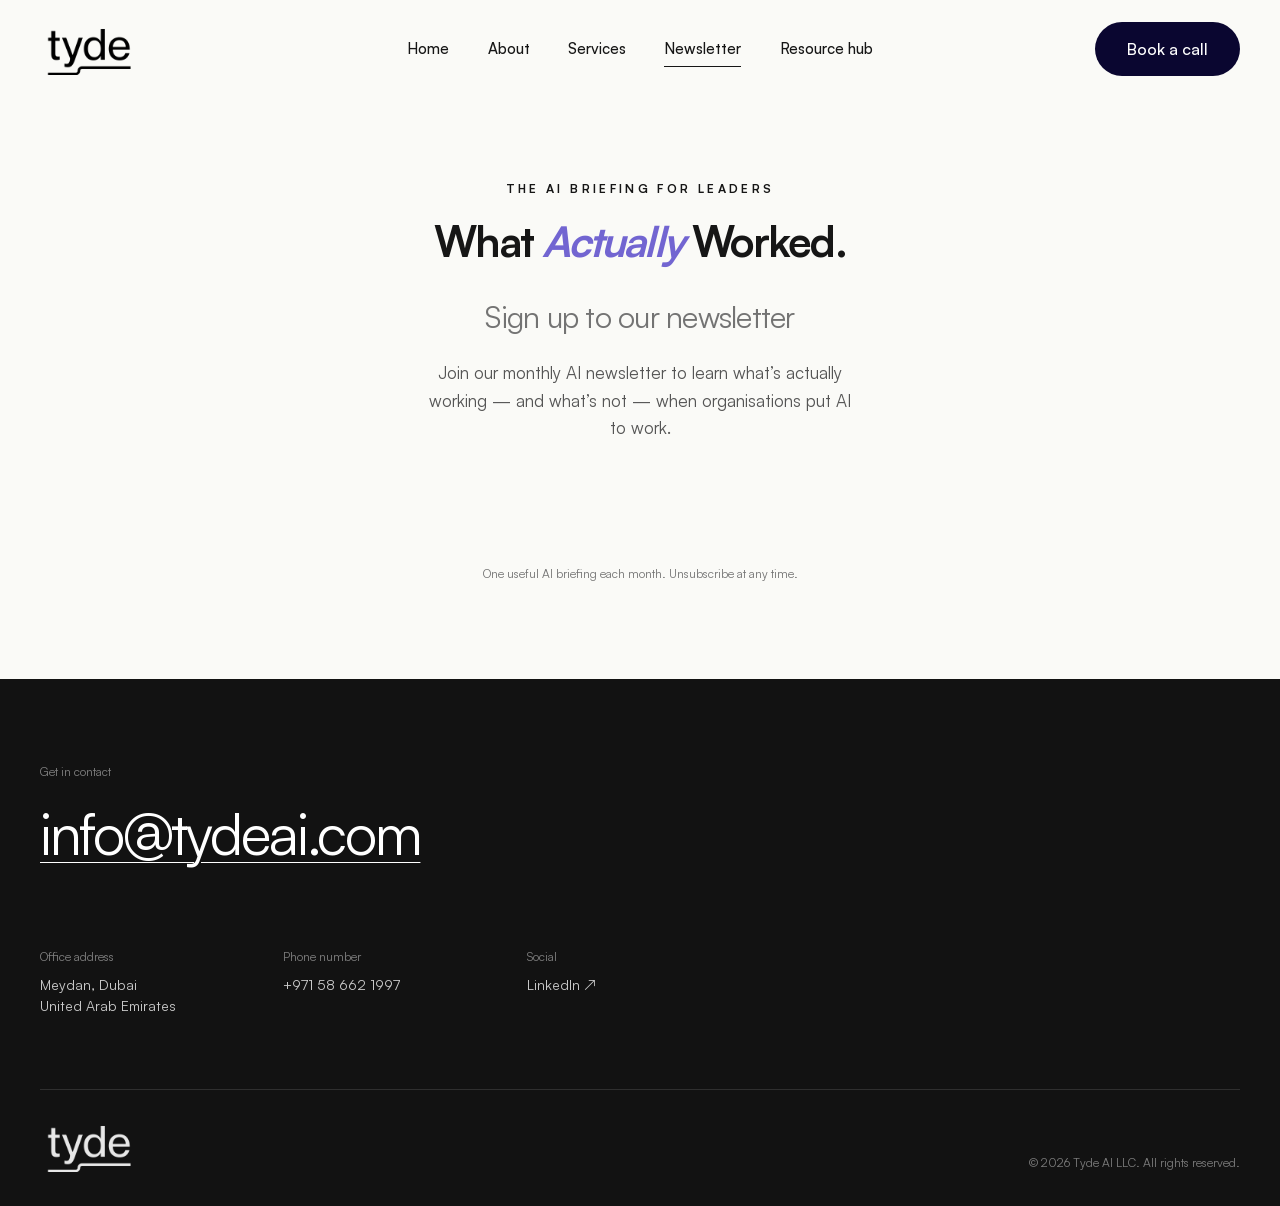
<file: newsletter/index.html>
<!doctype html>
<html lang="en">
  <head>
    <meta charset="UTF-8" />
    <meta name="viewport" content="width=device-width, initial-scale=1.0" />
    <meta name="description" content="What Actually Worked: Tyde’s monthly AI briefing for leaders. Learn what is working when organisations put AI to work." />
    <meta name="theme-color" content="#0a0630" />
    <meta property="og:title" content="Newsletter — What Actually Worked. | Tyde" />
    <meta property="og:description" content="What Actually Worked: Tyde’s monthly AI briefing for leaders. Learn what is working when organisations put AI to work." />
    <meta property="og:type" content="website" />
    <meta property="og:image" content="https://tydeai.github.io/assets/tyde-social.png" />
    <title>Newsletter — What Actually Worked. | Tyde</title>
    <link rel="icon" href="../assets/tyde-mark.png" />
    <link rel="stylesheet" href="../styles.css" />
    <link rel="stylesheet" href="../pages.css" />
    <script src="../script.js" defer></script>
  </head>
  <body class="inner-page newsletter-page">
    <a class="skip-link" href="#main-content">Skip to main content</a>
    <header class="site-header" data-header>
      <div class="nav-shell">
        <a class="brand" href="../" aria-label="Tyde home"><img src="../assets/tyde-logo.png" alt="Tyde" width="98" height="98" /></a>
        <button class="menu-toggle" type="button" aria-expanded="false" aria-controls="primary-navigation" aria-label="Open navigation"><span></span><span></span></button>
        <nav id="primary-navigation" class="primary-nav" aria-label="Primary navigation">
          <a href="../">Home</a>
          <a href="../about/">About</a>
          <a href="../services/">Services</a>
          <a href="../newsletter/" aria-current="page">Newsletter</a>
          <a href="../resources/">Resource hub</a>
          <a class="mobile-nav-cta" href="#contact">Book a call ↗</a>
        </nav>
        <a class="button button--dark header-cta" href="../contact-us/">Book a call</a>
      </div>
    </header>

    <main id="main-content">
      <section class="newsletter-signup" aria-labelledby="newsletter-title">
        <div class="newsletter-signup-inner">
          <p class="briefing-kicker">The AI briefing for leaders</p>
          <h1 id="newsletter-title">What <em>Actually</em> Worked.</h1>
          <p class="signup-heading">Sign up to our newsletter</p>
          <p class="signup-description">Join our monthly AI newsletter to learn what’s actually working — and what’s not — when organisations put AI to work.</p>
          <div class="kit-form-embed">
            <script async data-uid="8836cea0ec" src="https://team-tyde-ai.kit.com/8836cea0ec/index.js"></script>
            <noscript>
              <a class="button button--dark" href="https://team-tyde-ai.kit.com/8836cea0ec">Sign up to the newsletter <span aria-hidden="true">↗</span></a>
            </noscript>
          </div>
          <p class="signup-note">One useful AI briefing each month. Unsubscribe at any time.</p>
        </div>
      </section>
    </main>

    <footer id="contact" class="site-footer">
      <div class="footer-shell">
        <div class="footer-intro">
          <p>Get in contact</p>
          <a href="mailto:info@tydeai.com">info@tydeai.com</a>
        </div>
        <div class="footer-details">
          <div><p>Office address</p><address>Meydan, Dubai<br />United Arab Emirates</address></div>
          <div><p>Phone number</p><a href="tel:+971586621997">+971 58 662 1997</a></div>
          <div><p>Social</p><a href="https://www.linkedin.com/company/102561746" target="_blank" rel="noopener noreferrer">LinkedIn ↗</a></div>
        </div>
        <div class="footer-bottom">
          <a class="brand brand--footer" href="../" aria-label="Tyde home"><img src="../assets/tyde-logo.png" alt="Tyde" width="98" height="98" /></a>
          <p>© <span data-year>2026</span> Tyde AI LLC. All rights reserved.</p>
        </div>
      </div>
    </footer>
  </body>
</html>
</file>
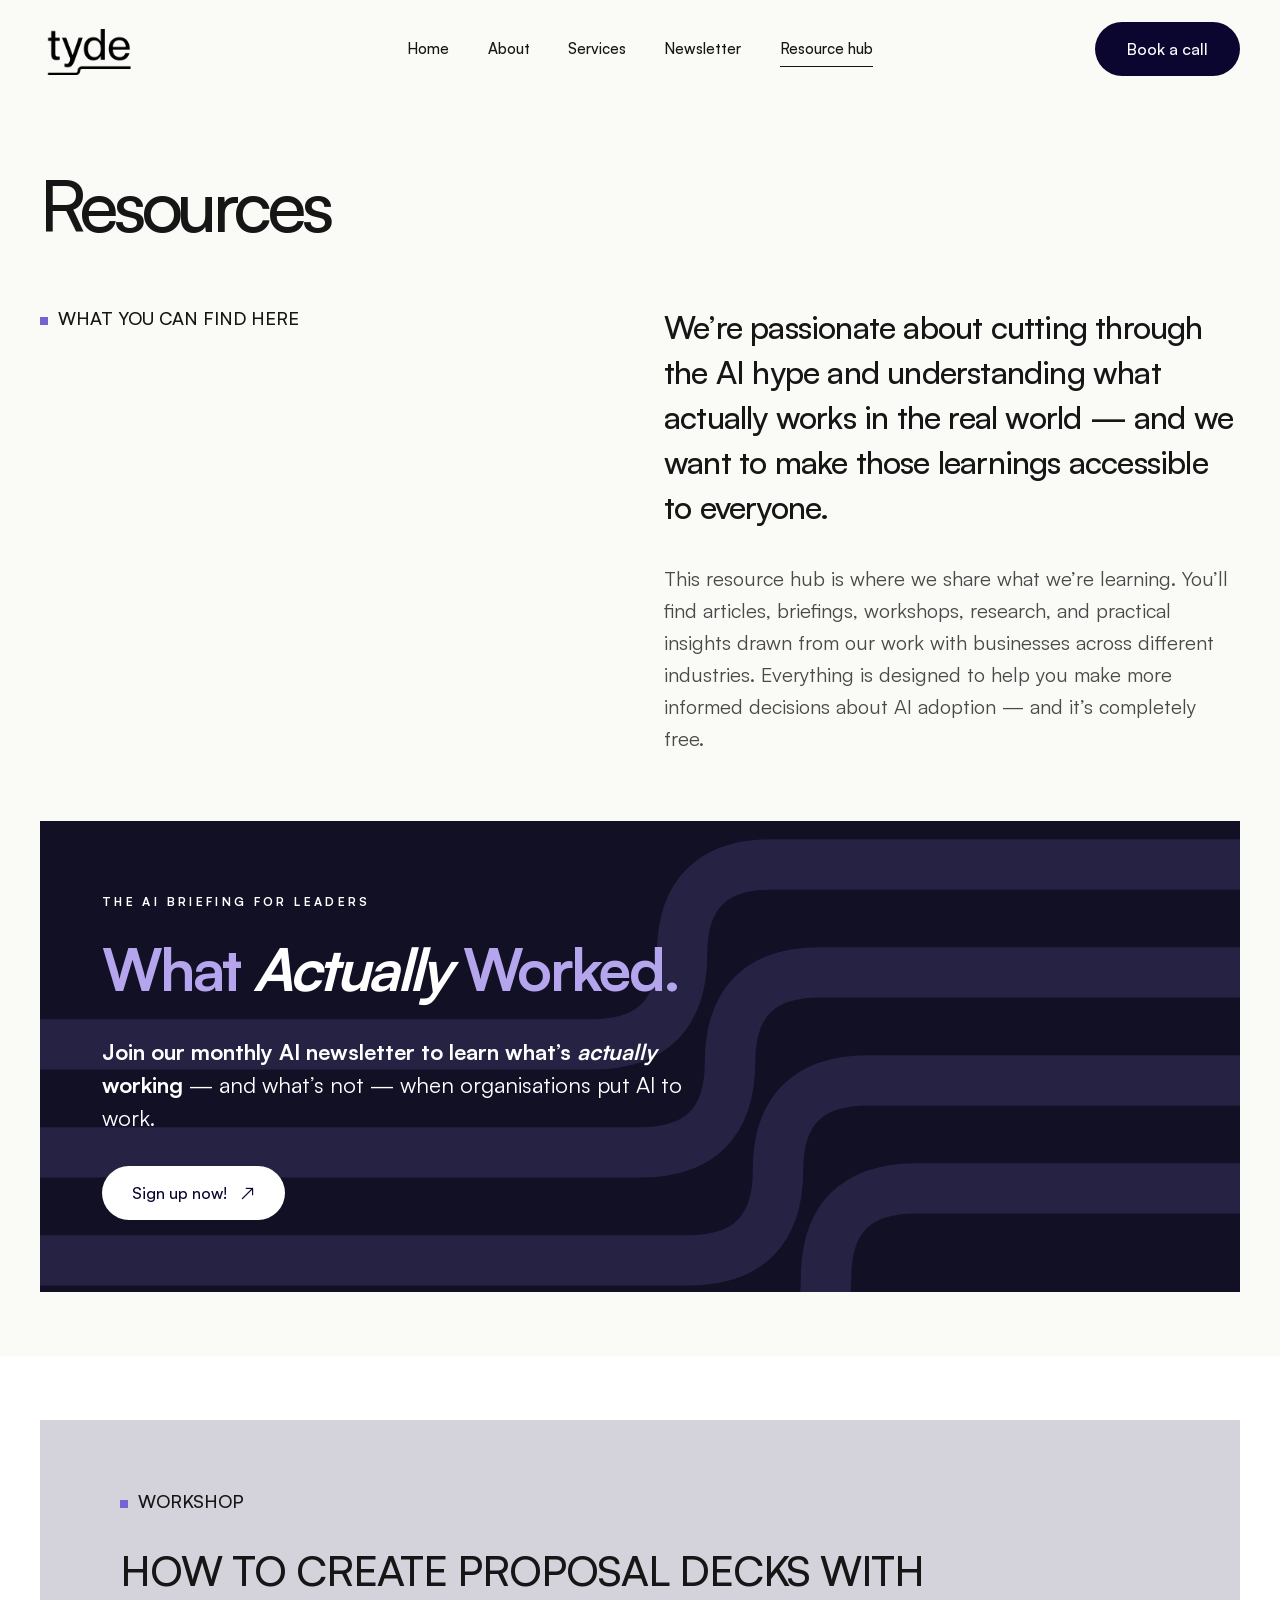
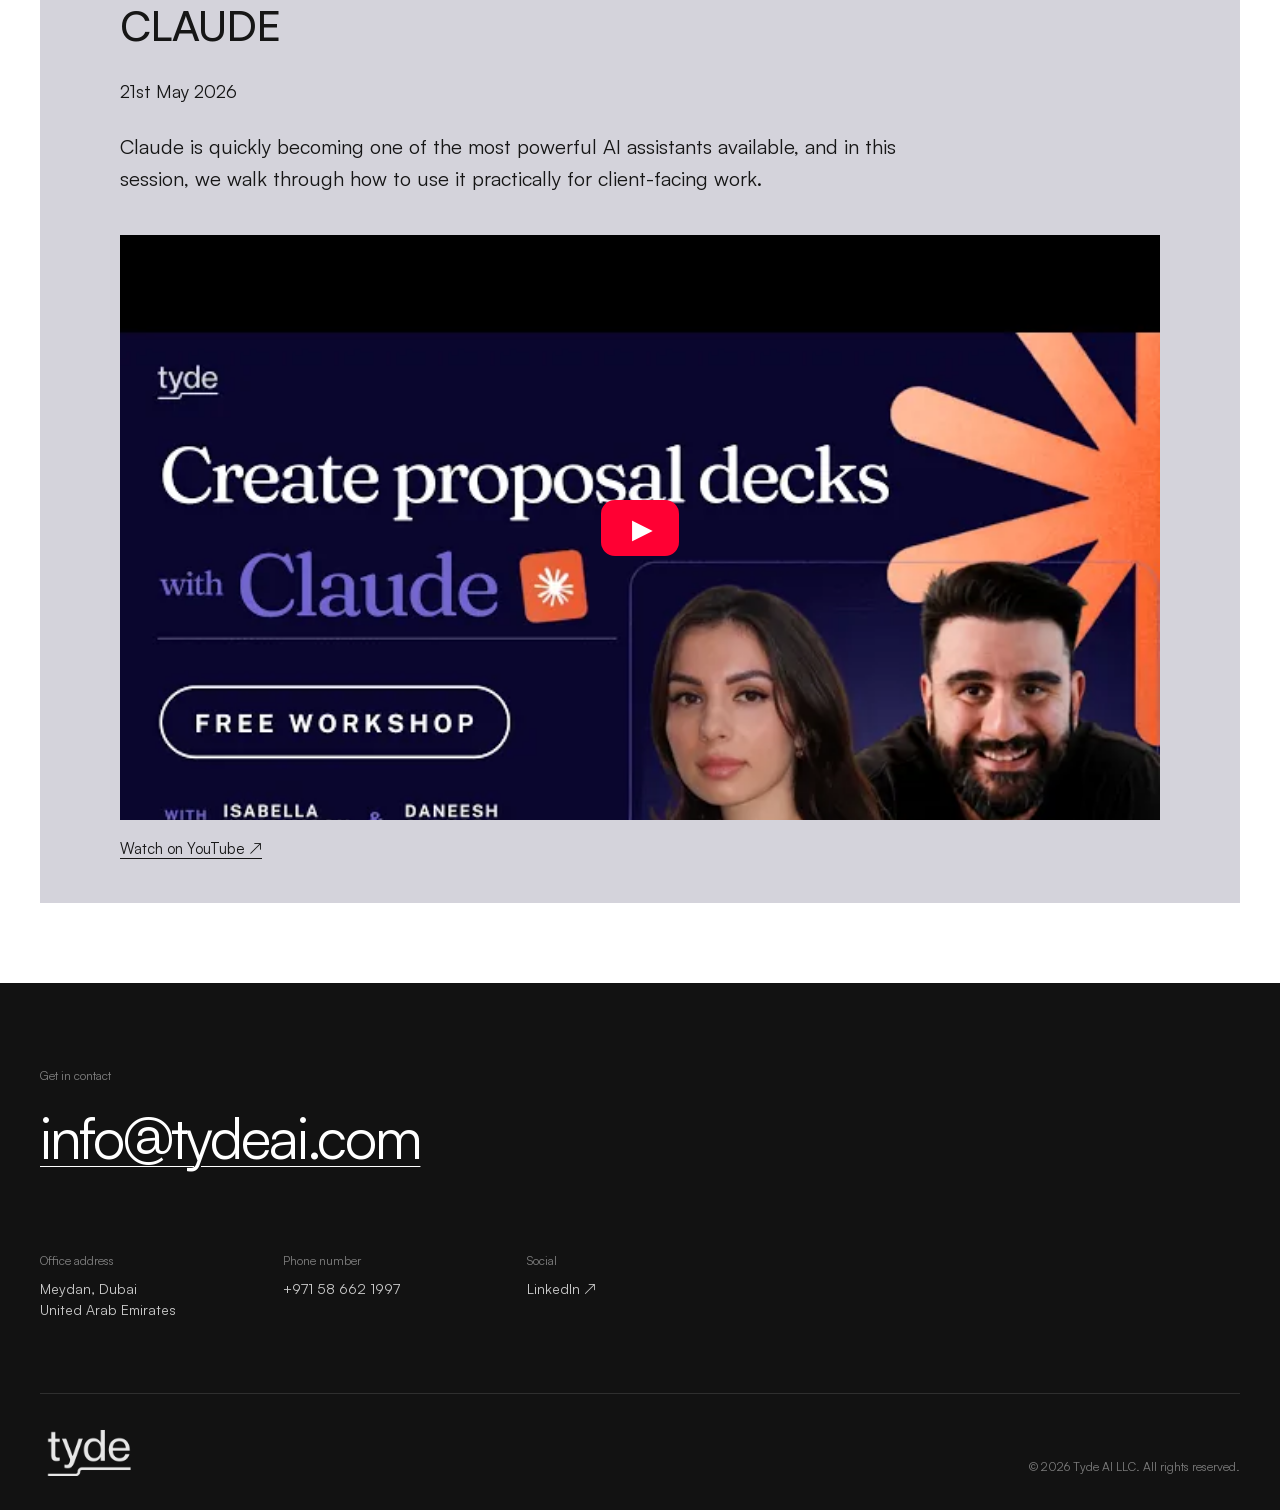
<file: resources/index.html>
<!doctype html>
<html lang="en">
  <head>
    <meta charset="UTF-8" />
    <meta name="viewport" content="width=device-width, initial-scale=1.0" />
    <meta name="description" content="Explore practical AI insights from Tyde, including the What Actually Worked newsletter and a recorded workshop on creating proposal decks with Claude." />
    <meta name="theme-color" content="#0a0630" />
    <meta property="og:title" content="Resource hub | Tyde" />
    <meta property="og:description" content="Explore practical AI insights from Tyde, including the What Actually Worked newsletter and a recorded workshop on creating proposal decks with Claude." />
    <meta property="og:type" content="website" />
    <meta property="og:image" content="https://tydeai.github.io/assets/tyde-social.png" />
    <title>Resource hub | Tyde</title>
    <link rel="icon" href="../assets/tyde-mark.png" />
    <link rel="stylesheet" href="../styles.css" />
    <link rel="stylesheet" href="../pages.css" />
    <script src="../script.js" defer></script>
  </head>
  <body class="inner-page resources-page">
    <a class="skip-link" href="#main-content">Skip to main content</a>
    <header class="site-header" data-header>
      <div class="nav-shell">
        <a class="brand" href="../" aria-label="Tyde home"><img src="../assets/tyde-logo.png" alt="Tyde" width="98" height="98" /></a>
        <button class="menu-toggle" type="button" aria-expanded="false" aria-controls="primary-navigation" aria-label="Open navigation"><span></span><span></span></button>
        <nav id="primary-navigation" class="primary-nav" aria-label="Primary navigation">
          <a href="../">Home</a>
          <a href="../about/">About</a>
          <a href="../services/">Services</a>
          <a href="../newsletter/">Newsletter</a>
          <a href="../resources/" aria-current="page">Resource hub</a>
          <a class="mobile-nav-cta" href="#contact">Book a call ↗</a>
        </nav>
        <a class="button button--dark header-cta" href="../contact-us/">Book a call</a>
      </div>
    </header>

    <main id="main-content">
      <section class="page-intro" aria-labelledby="resources-title">
        <div class="section-shell">
          <h1 id="resources-title" class="page-title">Resources</h1>
          <div class="intro-grid">
            <p class="page-kicker">What you can find here</p>
            <div class="intro-copy">
              <h2>We’re passionate about cutting through the AI hype and understanding what actually works in the real world — and we want to make those learnings accessible to everyone.</h2>
              <p>This resource hub is where we share what we’re learning. You’ll find articles, briefings, workshops, research, and practical insights drawn from our work with businesses across different industries. Everything is designed to help you make more informed decisions about AI adoption — and it’s completely free.</p>
            </div>
          </div>
          <aside class="briefing-banner" aria-labelledby="briefing-title">
            <svg class="briefing-waves" viewBox="0 0 1000 420" preserveAspectRatio="xMidYMid slice" aria-hidden="true"><g fill="none" stroke="currentColor" stroke-width="42"><path d="M-50 200h510q75 0 75-75t75-75h500"/><path d="M-50 290h550q75 0 75-75t75-75h500"/><path d="M-50 380h590q75 0 75-75t75-75h500"/><path d="M-50 470h630q75 0 75-75t75-75h500"/></g></svg>
            <div class="briefing-content">
              <p class="briefing-kicker">The AI briefing for leaders</p>
              <h2 id="briefing-title">What <em>Actually</em> Worked.</h2>
              <p><strong>Join our monthly AI newsletter to learn what’s <em>actually</em> working</strong> — and what’s not — when organisations put AI to work.</p>
              <a class="button button--light" href="../newsletter/">Sign up now! <span aria-hidden="true">↗</span></a>
            </div>
          </aside>
        </div>
      </section>
      <section class="workshop-section" aria-labelledby="workshop-title">
        <div class="section-shell">
          <article class="workshop-panel">
            <div class="workshop-copy">
              <p class="page-kicker">Workshop</p>
              <h2 id="workshop-title">How to create proposal decks with Claude</h2>
              <p class="workshop-date"><time datetime="2026-05-21">21st May 2026</time></p>
              <p>Claude is quickly becoming one of the most powerful AI assistants available, and in this session, we walk through how to use it practically for client-facing work.</p>
            </div>
            <div class="video-player" data-video-player>
              <a class="video-poster" data-video-play href="https://www.youtube.com/watch?v=TxkcoPLQ5YA" target="_blank" rel="noopener noreferrer" aria-label="Watch How to create proposal decks with Claude">
                <img src="../assets/resources/claude-workshop.webp" alt="Create proposal decks with Claude — a workshop with Isabella Williamson and Daneesh Surkari" width="640" height="480" loading="lazy" />
                <span class="video-play-icon" aria-hidden="true">▶</span>
              </a>
            </div>
            <a class="video-fallback" href="https://www.youtube.com/watch?v=TxkcoPLQ5YA" target="_blank" rel="noopener noreferrer">Watch on YouTube <span aria-hidden="true">↗</span></a>
          </article>
        </div>
      </section>
    </main>

    <footer id="contact" class="site-footer">
      <div class="footer-shell">
        <div class="footer-intro">
          <p>Get in contact</p>
          <a href="mailto:info@tydeai.com">info@tydeai.com</a>
        </div>
        <div class="footer-details">
          <div><p>Office address</p><address>Meydan, Dubai<br />United Arab Emirates</address></div>
          <div><p>Phone number</p><a href="tel:+971586621997">+971 58 662 1997</a></div>
          <div><p>Social</p><a href="https://www.linkedin.com/company/102561746" target="_blank" rel="noopener noreferrer">LinkedIn ↗</a></div>
        </div>
        <div class="footer-bottom">
          <a class="brand brand--footer" href="../" aria-label="Tyde home"><img src="../assets/tyde-logo.png" alt="Tyde" width="98" height="98" /></a>
          <p>© <span data-year>2026</span> Tyde AI LLC. All rights reserved.</p>
        </div>
      </div>
    </footer>
  </body>
</html>
</file>
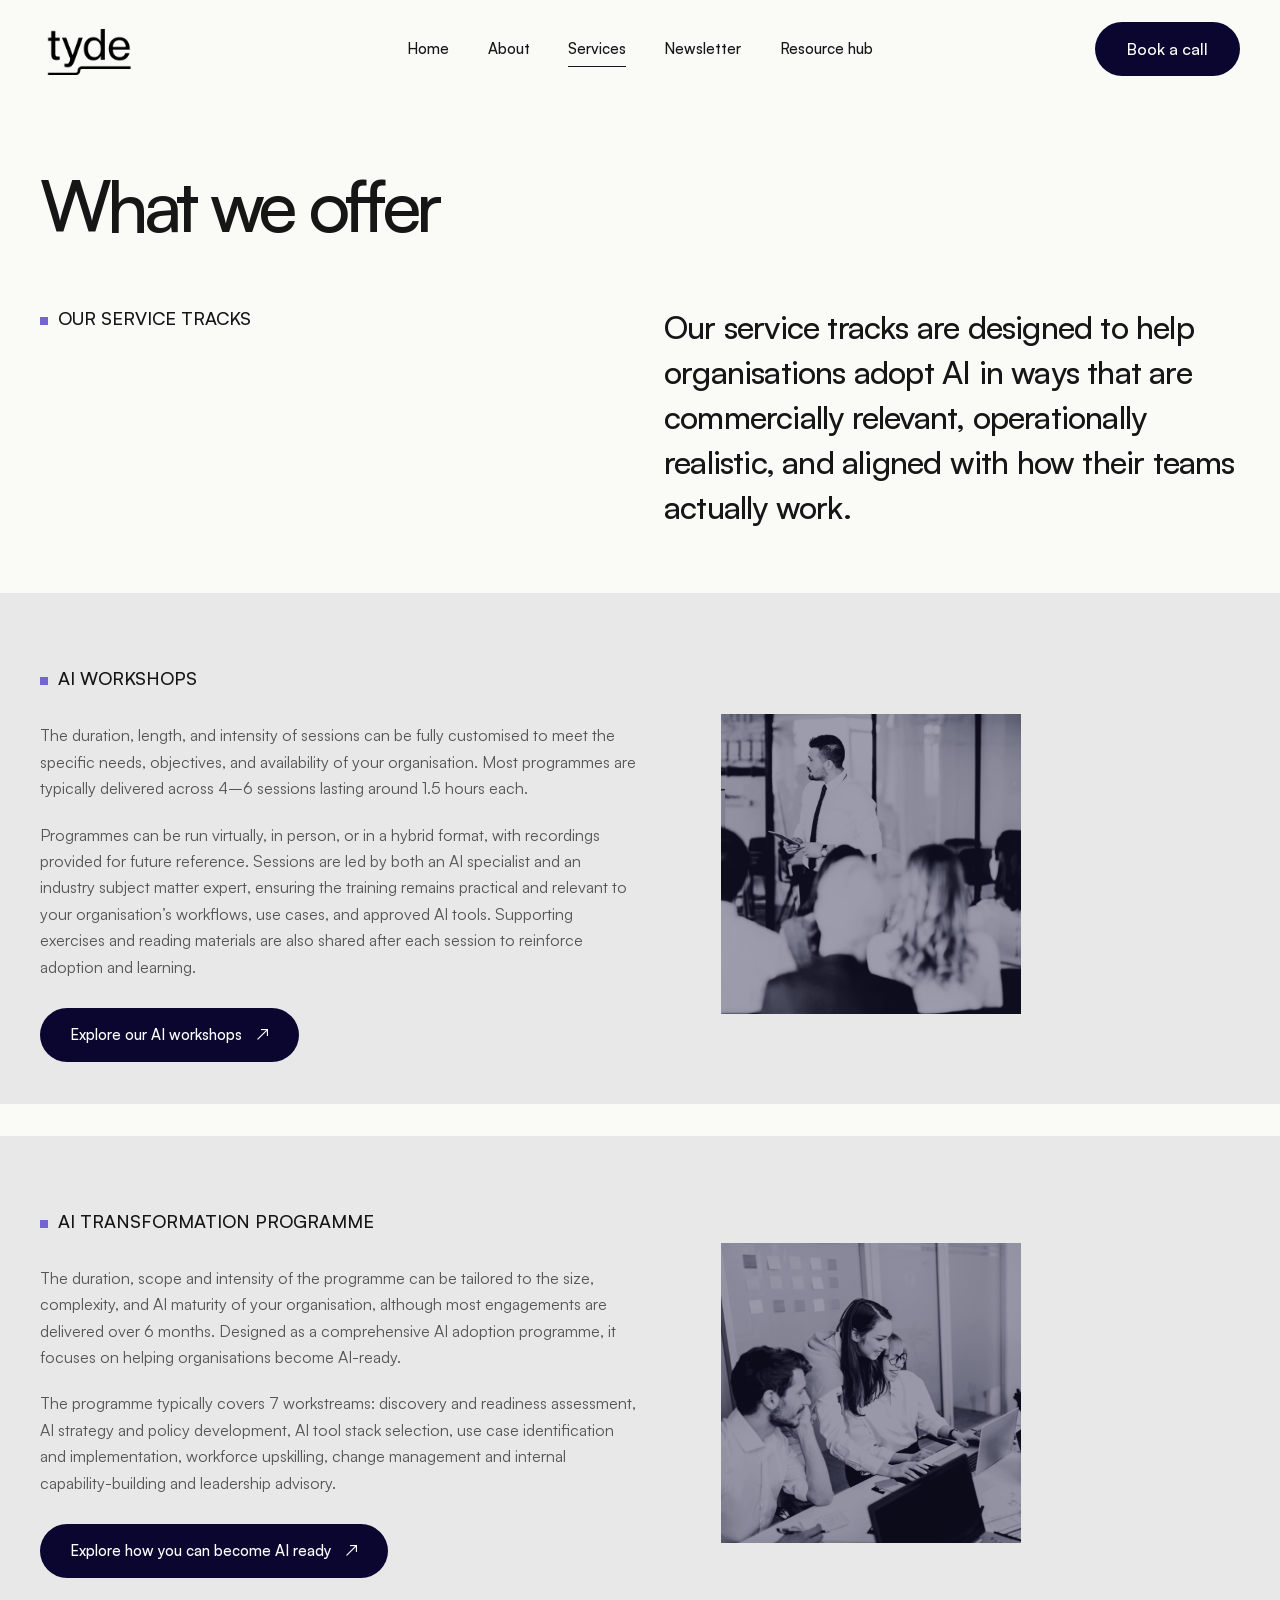
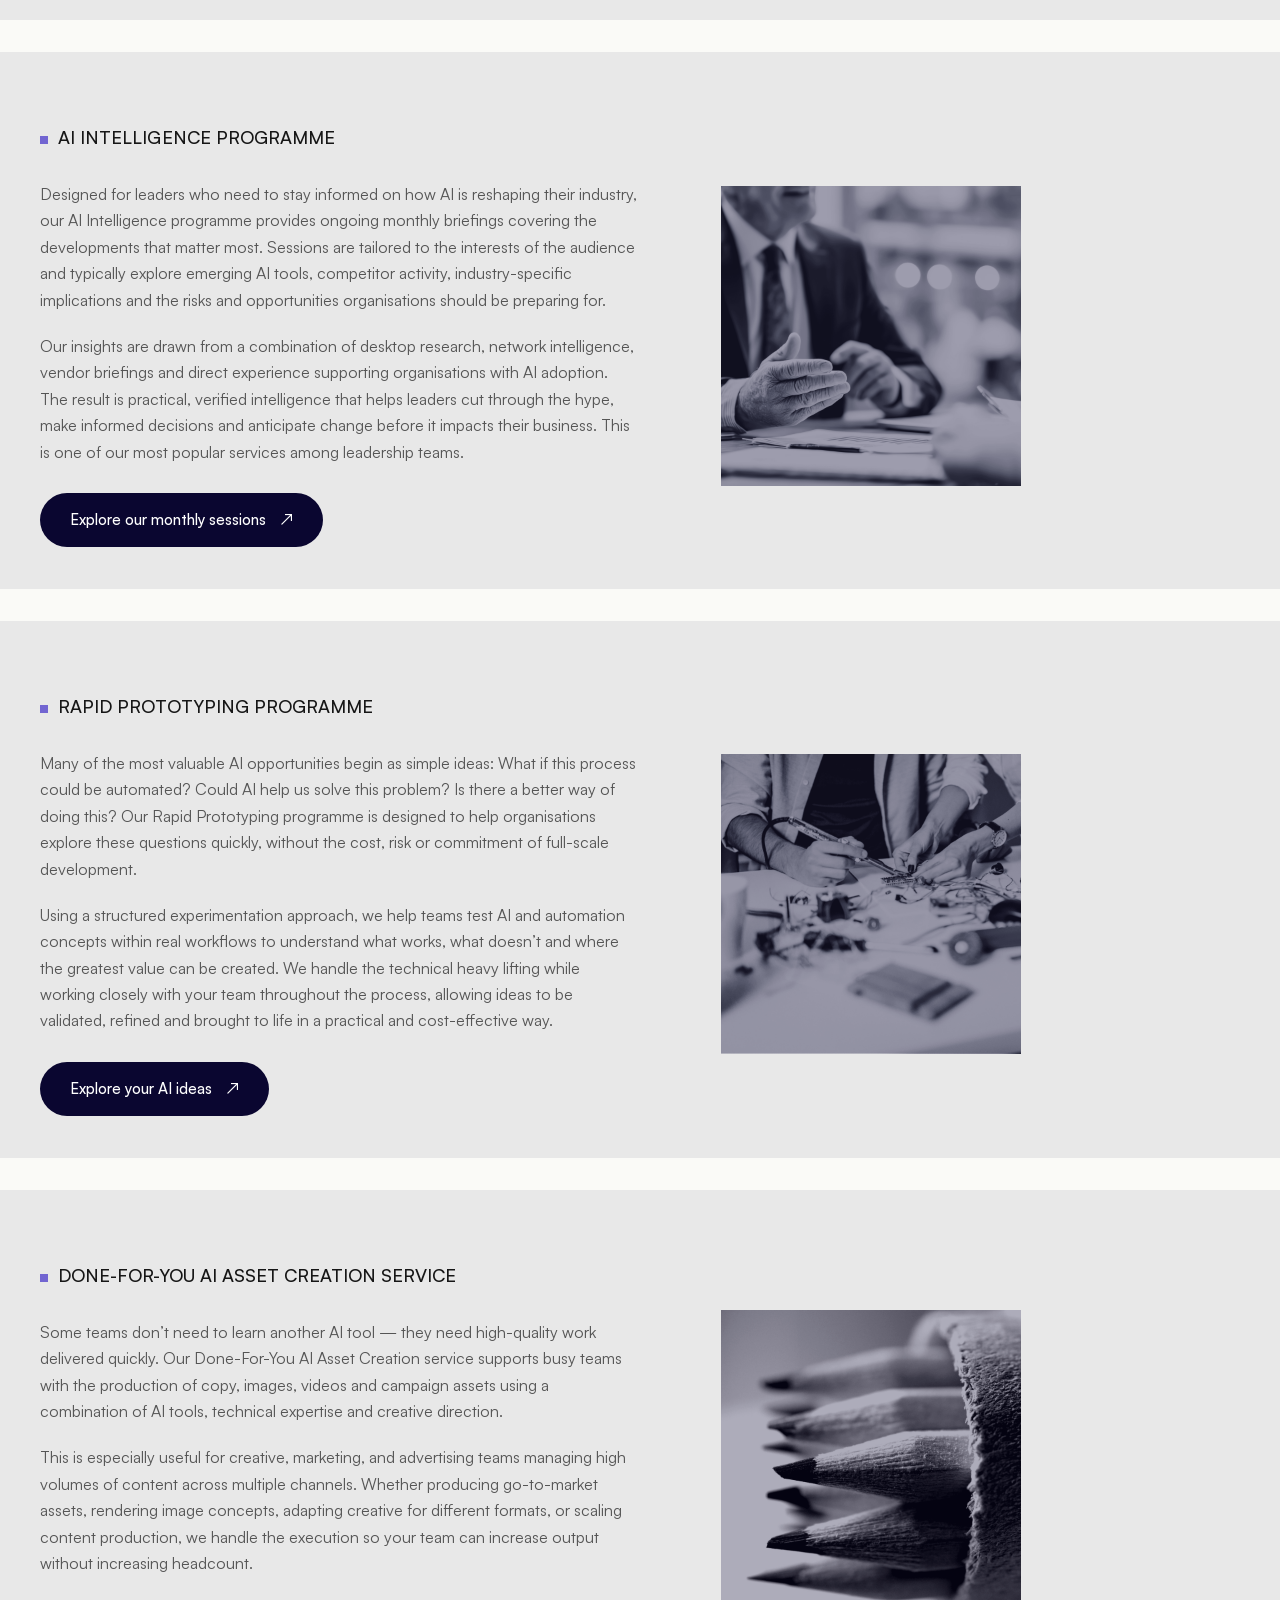
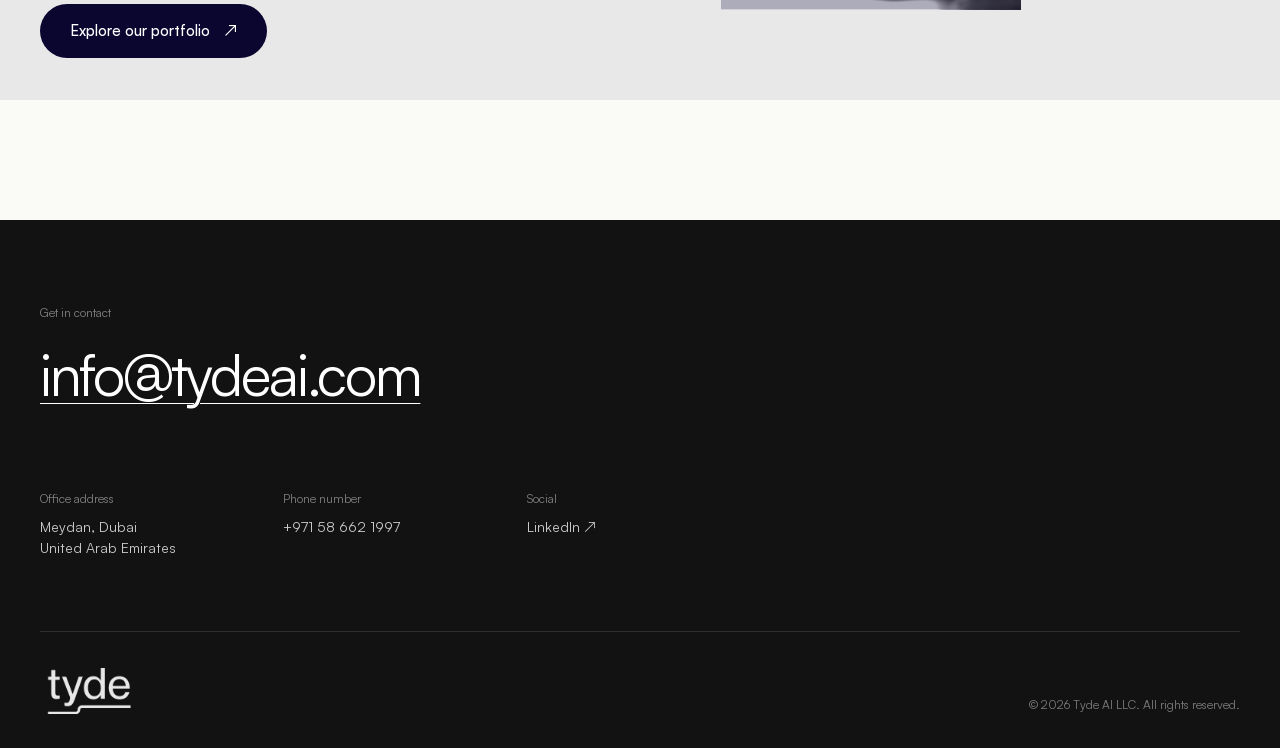
<file: services/index.html>
<!doctype html>
<html lang="en">
  <head>
    <meta charset="UTF-8" />
    <meta name="viewport" content="width=device-width, initial-scale=1.0" />
    <meta name="description" content="Explore Tyde’s AI workshops, transformation and intelligence programmes, rapid prototyping, and done-for-you AI asset creation." />
    <meta name="theme-color" content="#0a0630" />
    <meta property="og:title" content="Services | Tyde" />
    <meta property="og:description" content="Explore Tyde’s AI workshops, transformation and intelligence programmes, rapid prototyping, and done-for-you AI asset creation." />
    <meta property="og:type" content="website" />
    <meta property="og:image" content="https://tydeai.github.io/assets/tyde-social.png" />
    <title>Services | Tyde</title>
    <link rel="icon" href="../assets/tyde-mark.png" />
    <link rel="stylesheet" href="../styles.css" />
    <link rel="stylesheet" href="../pages.css" />
    <script src="../script.js" defer></script>
  </head>
  <body class="inner-page services-page">
    <a class="skip-link" href="#main-content">Skip to main content</a>
    <header class="site-header" data-header>
      <div class="nav-shell">
        <a class="brand" href="../" aria-label="Tyde home"><img src="../assets/tyde-logo.png" alt="Tyde" width="98" height="98" /></a>
        <button class="menu-toggle" type="button" aria-expanded="false" aria-controls="primary-navigation" aria-label="Open navigation"><span></span><span></span></button>
        <nav id="primary-navigation" class="primary-nav" aria-label="Primary navigation">
          <a href="../">Home</a>
          <a href="../about/">About</a>
          <a href="../services/" aria-current="page">Services</a>
          <a href="../newsletter/">Newsletter</a>
          <a href="../resources/">Resource hub</a>
          <a class="mobile-nav-cta" href="#contact">Book a call ↗</a>
        </nav>
        <a class="button button--dark header-cta" href="../contact-us/">Book a call</a>
      </div>
    </header>
    <main id="main-content">
      <section class="page-intro" aria-labelledby="services-title">
        <div class="section-shell">
          <h1 id="services-title" class="page-title">What we offer</h1>
          <div class="intro-grid">
            <p class="page-kicker">Our service tracks</p>
            <div class="intro-copy"><h2>Our service tracks are designed to help organisations adopt AI in ways that are commercially relevant, operationally realistic, and aligned with how their teams actually work.</h2></div>
          </div>
        </div>
      </section>
      <section id="ai-workshops" class="service-detail" aria-labelledby="ai-workshops-title">
        <div class="section-shell service-detail-grid">
          <div class="service-detail-copy">
            <h2 id="ai-workshops-title" class="page-kicker">AI workshops</h2>
            <p>The duration, length, and intensity of sessions can be fully customised to meet the specific needs, objectives, and availability of your organisation. Most programmes are typically delivered across 4–6 sessions lasting around 1.5 hours each.</p>
            <p>Programmes can be run virtually, in person, or in a hybrid format, with recordings provided for future reference. Sessions are led by both an AI specialist and an industry subject matter expert, ensuring the training remains practical and relevant to your organisation’s workflows, use cases, and approved AI tools. Supporting exercises and reading materials are also shared after each session to reinforce adoption and learning.</p>
            <a class="button button--dark" href="mailto:info@tydeai.com?subject=AI%20workshops">Explore our AI workshops <span aria-hidden="true">↗</span></a>
          </div>
          <img class="service-detail-image" src="../assets/services/ai-workshops.png" alt="An AI workshop with a facilitator and participants" width="400" height="400" loading="lazy" />
        </div>
      </section>
      <section id="ai-transformation" class="service-detail" aria-labelledby="ai-transformation-title">
        <div class="section-shell service-detail-grid">
          <div class="service-detail-copy">
            <h2 id="ai-transformation-title" class="page-kicker">AI transformation programme</h2>
            <p>The duration, scope and intensity of the programme can be tailored to the size, complexity, and AI maturity of your organisation, although most engagements are delivered over 6 months. Designed as a comprehensive AI adoption programme, it focuses on helping organisations become AI-ready.</p>
            <p>The programme typically covers 7 workstreams: discovery and readiness assessment, AI strategy and policy development, AI tool stack selection, use case identification and implementation, workforce upskilling, change management and internal capability-building and leadership advisory.</p>
            <a class="button button--dark" href="mailto:info@tydeai.com?subject=AI%20transformation%20programme">Explore how you can become AI ready <span aria-hidden="true">↗</span></a>
          </div>
          <img class="service-detail-image" src="../assets/services/ai-transformation.png" alt="Colleagues collaborating on a laptop" width="400" height="400" loading="lazy" />
        </div>
      </section>
      <section id="ai-intelligence" class="service-detail" aria-labelledby="ai-intelligence-title">
        <div class="section-shell service-detail-grid">
          <div class="service-detail-copy">
            <h2 id="ai-intelligence-title" class="page-kicker">AI intelligence programme</h2>
            <p>Designed for leaders who need to stay informed on how AI is reshaping their industry, our AI Intelligence programme provides ongoing monthly briefings covering the developments that matter most. Sessions are tailored to the interests of the audience and typically explore emerging AI tools, competitor activity, industry-specific implications and the risks and opportunities organisations should be preparing for.</p>
            <p>Our insights are drawn from a combination of desktop research, network intelligence, vendor briefings and direct experience supporting organisations with AI adoption. The result is practical, verified intelligence that helps leaders cut through the hype, make informed decisions and anticipate change before it impacts their business. This is one of our most popular services among leadership teams.</p>
            <a class="button button--dark" href="mailto:info@tydeai.com?subject=AI%20intelligence%20programme">Explore our monthly sessions <span aria-hidden="true">↗</span></a>
          </div>
          <img class="service-detail-image" src="../assets/services/ai-intelligence.png" alt="A business leader reviewing information on a tablet" width="400" height="400" loading="lazy" />
        </div>
      </section>
      <section id="rapid-prototyping" class="service-detail" aria-labelledby="rapid-prototyping-title">
        <div class="section-shell service-detail-grid">
          <div class="service-detail-copy">
            <h2 id="rapid-prototyping-title" class="page-kicker">Rapid prototyping programme</h2>
            <p>Many of the most valuable AI opportunities begin as simple ideas: What if this process could be automated? Could AI help us solve this problem? Is there a better way of doing this? Our Rapid Prototyping programme is designed to help organisations explore these questions quickly, without the cost, risk or commitment of full-scale development.</p>
            <p>Using a structured experimentation approach, we help teams test AI and automation concepts within real workflows to understand what works, what doesn’t and where the greatest value can be created. We handle the technical heavy lifting while working closely with your team throughout the process, allowing ideas to be validated, refined and brought to life in a practical and cost-effective way.</p>
            <a class="button button--dark" href="mailto:info@tydeai.com?subject=Rapid%20prototyping%20programme">Explore your AI ideas <span aria-hidden="true">↗</span></a>
          </div>
          <img class="service-detail-image" src="../assets/services/rapid-prototyping.png" alt="A team exploring ideas and building a prototype" width="400" height="400" loading="lazy" />
        </div>
      </section>
      <section id="ai-asset-creation" class="service-detail" aria-labelledby="ai-asset-creation-title">
        <div class="section-shell service-detail-grid">
          <div class="service-detail-copy">
            <h2 id="ai-asset-creation-title" class="page-kicker">Done-for-you AI asset creation service</h2>
            <p>Some teams don’t need to learn another AI tool — they need high-quality work delivered quickly. Our Done-For-You AI Asset Creation service supports busy teams with the production of copy, images, videos and campaign assets using a combination of AI tools, technical expertise and creative direction.</p>
            <p>This is especially useful for creative, marketing, and advertising teams managing high volumes of content across multiple channels. Whether producing go-to-market assets, rendering image concepts, adapting creative for different formats, or scaling content production, we handle the execution so your team can increase output without increasing headcount.</p>
            <a class="button button--dark" href="mailto:info@tydeai.com?subject=Done-for-you%20AI%20asset%20creation%20service">Explore our portfolio <span aria-hidden="true">↗</span></a>
          </div>
          <img class="service-detail-image" src="../assets/services/ai-asset-creation.png" alt="A close-up of drawing pencils" width="400" height="400" loading="lazy" />
        </div>
      </section>

    </main>

    <footer id="contact" class="site-footer">
      <div class="footer-shell">
        <div class="footer-intro">
          <p>Get in contact</p>
          <a href="mailto:info@tydeai.com">info@tydeai.com</a>
        </div>
        <div class="footer-details">
          <div><p>Office address</p><address>Meydan, Dubai<br />United Arab Emirates</address></div>
          <div><p>Phone number</p><a href="tel:+971586621997">+971 58 662 1997</a></div>
          <div><p>Social</p><a href="https://www.linkedin.com/company/102561746" target="_blank" rel="noopener noreferrer">LinkedIn ↗</a></div>
        </div>
        <div class="footer-bottom">
          <a class="brand brand--footer" href="../" aria-label="Tyde home"><img src="../assets/tyde-logo.png" alt="Tyde" width="98" height="98" /></a>
          <p>© <span data-year>2026</span> Tyde AI LLC. All rights reserved.</p>
        </div>
      </div>
    </footer>
  </body>
</html>
</file>
<file: styles.css>
@font-face {
  font-family: "Satoshi";
  src: url("assets/fonts/satoshi-regular.woff2") format("woff2");
  font-display: swap;
  font-style: normal;
  font-weight: 400;
}

@font-face {
  font-family: "Satoshi";
  src: url("assets/fonts/satoshi-medium.woff2") format("woff2");
  font-display: swap;
  font-style: normal;
  font-weight: 500 600;
}

@font-face {
  font-family: "Satoshi";
  src: url("assets/fonts/satoshi-bold.woff2") format("woff2");
  font-display: swap;
  font-style: normal;
  font-weight: 700;
}

:root {
  --ink: #161616;
  --navy: #0a0630;
  --navy-soft: #171143;
  --violet: #7265d1;
  --violet-light: #aaa0f0;
  --paper: #fafaf7;
  --white: #ffffff;
  --line: rgba(22, 22, 22, 0.16);
  --dark-line: rgba(255, 255, 255, 0.18);
  --shell: min(1280px, calc(100vw - 80px));
  --radius-pill: 999px;
  --ease: cubic-bezier(0.2, 0.75, 0.25, 1);
}

* {
  box-sizing: border-box;
}

html {
  scroll-behavior: smooth;
  scroll-padding-top: 110px;
}

body {
  margin: 0;
  background: var(--paper);
  color: var(--ink);
  font-family: "Satoshi", Arial, sans-serif;
  font-size: 16px;
  line-height: 1.5;
  -webkit-font-smoothing: antialiased;
}

body.nav-open {
  overflow: hidden;
}

a {
  color: inherit;
}

button,
a {
  -webkit-tap-highlight-color: transparent;
}

button {
  font: inherit;
}

img,
svg {
  display: block;
  max-width: 100%;
}

h1,
h2,
h3,
p,
blockquote {
  margin: 0;
}

[hidden] {
  display: none !important;
}

.skip-link {
  position: fixed;
  top: 12px;
  left: 12px;
  z-index: 100;
  padding: 10px 16px;
  border-radius: var(--radius-pill);
  background: var(--white);
  color: var(--ink);
  transform: translateY(-180%);
  transition: transform 180ms ease;
}

.skip-link:focus {
  transform: translateY(0);
}

.site-header {
  position: fixed;
  inset: 0 0 auto;
  z-index: 30;
  padding: 22px 0;
  transition: background 250ms ease, padding 250ms ease, box-shadow 250ms ease;
}

.site-header.is-scrolled {
  padding: 14px 0;
  background: rgba(250, 250, 247, 0.9);
  box-shadow: 0 1px 0 rgba(22, 22, 22, 0.08);
  backdrop-filter: blur(18px);
}

.nav-shell,
.section-shell,
.footer-shell {
  width: var(--shell);
  margin-inline: auto;
}

.nav-shell {
  display: grid;
  grid-template-columns: 1fr auto 1fr;
  align-items: center;
}

.brand {
  display: block;
  width: 98px;
  height: 52px;
  overflow: hidden;
  text-decoration: none;
}

.brand img {
  width: 98px;
  height: auto;
  max-width: none;
  transform: translateY(-20px);
}

.primary-nav {
  display: flex;
  align-items: center;
  gap: clamp(22px, 3vw, 42px);
}

.primary-nav a {
  position: relative;
  color: var(--ink);
  font-size: 15px;
  font-weight: 500;
  text-decoration: none;
}

.primary-nav a::after {
  position: absolute;
  right: 0;
  bottom: -7px;
  left: 0;
  height: 1px;
  background: currentColor;
  content: "";
  transform: scaleX(0);
  transform-origin: right;
  transition: transform 220ms var(--ease);
}

.primary-nav a:hover::after,
.primary-nav a:focus-visible::after,
.primary-nav a[aria-current="page"]::after {
  transform: scaleX(1);
  transform-origin: left;
}

.button {
  display: inline-flex;
  align-items: center;
  justify-content: center;
  min-height: 54px;
  padding: 0 29px;
  border: 1px solid transparent;
  border-radius: var(--radius-pill);
  font-weight: 600;
  text-decoration: none;
  transition: background 220ms ease, color 220ms ease, transform 220ms var(--ease), border-color 220ms ease;
}

.button:hover {
  transform: translateY(-2px);
}

.button--dark {
  background: var(--navy);
  color: var(--white);
}

.button--dark:hover,
.button--dark:focus-visible {
  background: var(--violet);
}

.header-cta {
  justify-self: end;
  min-height: 54px;
  padding-inline: 31px;
}

.menu-toggle {
  display: none;
}

.primary-nav .mobile-nav-cta {
  display: none;
}

:focus-visible {
  outline: 2px solid var(--violet);
  outline-offset: 5px;
}

.text-link {
  display: inline-flex;
  align-items: center;
  gap: 16px;
  margin-top: 28px;
  padding-bottom: 6px;
  border-bottom: 1px solid currentColor;
  font-weight: 500;
  text-decoration: none;
}

.hero {
  position: relative;
  display: flex;
  min-height: 670px;
  padding: 150px 0 50px;
  overflow: hidden;
}

.dot-grid {
  background-color: var(--paper);
  background-image: radial-gradient(rgba(10, 6, 48, 0.08) 1.05px, transparent 1.05px);
  background-size: 23px 23px;
}

.hero::after {
  position: absolute;
  top: 80px;
  right: -190px;
  width: 660px;
  height: 660px;
  border: 1px solid rgba(114, 101, 209, 0.15);
  border-radius: 50%;
  content: "";
  pointer-events: none;
}

.hero-inner {
  position: relative;
  z-index: 1;
  display: flex;
  flex: 0 1 var(--shell);
  flex-direction: column;
  width: var(--shell);
  margin-inline: auto;
}

.eyebrow,
.section-kicker {
  text-transform: uppercase;
  letter-spacing: 0.12em;
  font-size: 12px;
  font-weight: 600;
}

.eyebrow {
  display: flex;
  align-items: center;
  gap: 16px;
  margin-top: 20px;
  text-transform: none;
  letter-spacing: 0;
  font-size: 18px;
  font-weight: 400;
}

.eyebrow span {
  width: 30px;
  height: 1px;
  background: currentColor;
}

.hero-title {
  max-width: 780px;
  min-height: 3.6em;
  margin-top: 36px;
  font-size: clamp(56px, 5.56vw, 80px);
  font-weight: 500;
  letter-spacing: -0.05em;
  line-height: 1.2;
  white-space: pre-line;
}

.hero-title::after {
  display: inline-block;
  width: 0.08em;
  height: 0.74em;
  margin-left: 0.08em;
  background: var(--violet);
  content: "";
  animation: blink 900ms steps(2, start) infinite;
}

.hero-title.is-complete::after {
  opacity: 0;
  animation: none;
}

.hero-footer {
  display: flex;
  align-items: flex-end;
  justify-content: space-between;
  margin-top: auto;
}

.social-link {
  display: grid;
  width: 42px;
  height: 42px;
  border: 1px solid rgba(22, 22, 22, 0.25);
  border-radius: 50%;
  place-items: center;
  font-size: 13px;
  font-weight: 600;
  text-decoration: none;
  transition: background 200ms ease, color 200ms ease;
}

.social-link:hover,
.social-link:focus-visible {
  background: var(--navy);
  color: var(--white);
}

.section-dark {
  background: var(--navy);
  color: var(--white);
}

.quote-panel {
  display: grid;
  min-height: 365px;
  padding: 72px 24px;
  place-items: center;
}

.quote-inner {
  width: min(700px, 100%);
  text-align: center;
}

.quote-inner blockquote {
  color: var(--violet);
  font-size: clamp(25px, 2.4vw, 36px);
  font-weight: 400;
  letter-spacing: -0.035em;
  line-height: 1.24;
}

.quote-inner blockquote strong {
  color: var(--white);
  font-weight: 400;
}

.quote-inner p {
  margin-top: 25px;
  color: rgba(255, 255, 255, 0.65);
  font-size: 14px;
}

.logo-strip {
  overflow: hidden;
  border-bottom: 1px solid var(--line);
  background: var(--white);
}

.logo-track {
  display: flex;
  width: max-content;
  animation: marquee 32s linear infinite;
}

.logo-set {
  display: grid;
  grid-template-columns: repeat(8, 175px);
}

.logo-set img {
  width: 100%;
  height: 140px;
  padding: 18px;
  border-right: 1px solid rgba(22, 22, 22, 0.06);
  object-fit: contain;
  filter: grayscale(1);
}

.logo-strip:hover .logo-track {
  animation-play-state: paused;
}

.services {
  padding: 120px 0 130px;
}

.services .section-kicker,
.testimonials .section-kicker {
  color: var(--violet-light);
}

.services-layout {
  display: grid;
  grid-template-columns: minmax(260px, 0.8fr) minmax(480px, 1.2fr);
  gap: clamp(50px, 8vw, 120px);
  margin-top: 34px;
}

.services-intro h2,
.partner-heading h2,
.cta-inner h2 {
  font-size: clamp(42px, 6vw, 78px);
  font-weight: 400;
  letter-spacing: -0.052em;
  line-height: 1.03;
}

.services-intro p {
  max-width: 430px;
  margin-top: 30px;
  color: rgba(255, 255, 255, 0.65);
  font-size: 18px;
}

.accordion {
  border-top: 1px solid var(--dark-line);
}

.accordion-item {
  border-bottom: 1px solid var(--dark-line);
}

.accordion-item h3 {
  font-size: inherit;
}

.accordion-item button {
  display: flex;
  align-items: center;
  justify-content: space-between;
  width: 100%;
  padding: 23px 0;
  border: 0;
  background: none;
  color: var(--white);
  cursor: pointer;
  text-align: left;
  font-size: clamp(18px, 2vw, 23px);
}

.accordion-icon {
  position: relative;
  flex: 0 0 32px;
  width: 32px;
  height: 32px;
  margin-left: 20px;
  border: 1px solid rgba(255, 255, 255, 0.42);
  border-radius: 50%;
}

.accordion-icon::before,
.accordion-icon::after {
  position: absolute;
  top: 50%;
  left: 50%;
  width: 12px;
  height: 1px;
  background: var(--white);
  content: "";
  transform: translate(-50%, -50%);
  transition: transform 220ms ease;
}

.accordion-icon::after {
  transform: translate(-50%, -50%) rotate(90deg);
}

.accordion-item.is-open .accordion-icon::after {
  transform: translate(-50%, -50%) rotate(0deg);
}

.accordion-panel {
  display: grid;
  grid-template-rows: 0fr;
  opacity: 0;
  transition: grid-template-rows 360ms var(--ease), opacity 300ms ease;
}

.accordion-panel > div {
  overflow: hidden;
}

.accordion-panel p {
  max-width: 610px;
  padding: 0 54px 26px 0;
  color: rgba(255, 255, 255, 0.65);
  line-height: 1.7;
}

.accordion-item.is-open .accordion-panel {
  grid-template-rows: 1fr;
  opacity: 1;
}

.partner-section {
  padding: 130px 0;
  overflow: hidden;
}

.partner-heading {
  display: grid;
  grid-template-columns: 0.55fr 1.45fr;
  align-items: start;
  gap: 40px;
}

.partner-heading h2 {
  max-width: 840px;
}

.partner-heading h2 span {
  color: var(--violet);
}

.partner-copy {
  max-width: 670px;
  margin: 48px 0 78px auto;
  color: #555;
  font-size: 18px;
  line-height: 1.65;
}

.partner-grid {
  display: grid;
  grid-template-columns: repeat(3, 1fr);
  border-top: 1px solid var(--line);
  border-bottom: 1px solid var(--line);
}

.partner-card {
  position: relative;
  min-height: 430px;
  padding: 40px 34px 36px;
  border-right: 1px solid var(--line);
  transition: background 280ms ease, color 280ms ease, transform 280ms var(--ease);
}

.partner-card:last-child {
  border-right: 0;
}

.partner-card:hover {
  z-index: 1;
  background: var(--navy);
  color: var(--white);
  transform: translateY(-9px);
}

.line-icon {
  width: 52px;
  height: 52px;
  color: var(--violet);
}

.line-icon svg {
  fill: none;
  stroke: currentColor;
  stroke-linecap: round;
  stroke-linejoin: round;
  stroke-width: 1.5;
}

.card-number {
  position: absolute;
  top: 42px;
  right: 34px;
  color: #888;
  font-size: 12px;
}

.partner-card h3 {
  max-width: 250px;
  margin-top: 80px;
  font-size: clamp(24px, 2.7vw, 34px);
  font-weight: 400;
  letter-spacing: -0.035em;
  line-height: 1.12;
}

.partner-card > p:not(.card-number) {
  margin-top: 18px;
  color: #666;
}

.partner-card:hover > p:not(.card-number) {
  color: rgba(255, 255, 255, 0.68);
}

.partner-card a {
  position: absolute;
  right: 34px;
  bottom: 34px;
  left: 34px;
  display: flex;
  justify-content: space-between;
  padding-top: 18px;
  border-top: 1px solid var(--line);
  font-size: 14px;
  font-weight: 600;
  text-decoration: none;
}

.partner-card:hover a {
  border-color: var(--dark-line);
}

.testimonials {
  padding: 108px 0 112px;
}

.testimonial-topline {
  display: flex;
  align-items: center;
  justify-content: space-between;
}

.carousel-controls {
  display: flex;
  gap: 10px;
}

.carousel-controls button {
  display: grid;
  width: 44px;
  height: 44px;
  border: 1px solid var(--dark-line);
  border-radius: 50%;
  background: transparent;
  color: var(--white);
  cursor: pointer;
  place-items: center;
  transition: background 180ms ease, color 180ms ease;
}

.carousel-controls button:hover,
.carousel-controls button:focus-visible {
  background: var(--white);
  color: var(--navy);
}

.testimonial-stage {
  position: relative;
  min-height: 360px;
  margin-top: 68px;
}

.testimonial-slide {
  display: grid;
  grid-template-columns: 1.5fr 0.5fr;
  gap: clamp(50px, 8vw, 120px);
  align-items: end;
  animation: testimonialIn 500ms var(--ease) both;
}

.testimonial-slide blockquote {
  color: var(--white);
  font-size: clamp(29px, 4vw, 52px);
  font-weight: 400;
  letter-spacing: -0.04em;
  line-height: 1.18;
}

.testimonial-slide p {
  padding-bottom: 8px;
  color: rgba(255, 255, 255, 0.56);
  font-size: 14px;
}

.testimonial-slide p strong,
.testimonial-slide p span {
  display: block;
}

.testimonial-slide p strong {
  margin-bottom: 6px;
  color: var(--white);
  font-size: 16px;
  font-weight: 500;
}

.carousel-dots {
  display: flex;
  gap: 8px;
  margin-top: 34px;
}

.carousel-dots button {
  width: 28px;
  height: 3px;
  padding: 0;
  border: 0;
  background: rgba(255, 255, 255, 0.25);
  cursor: pointer;
  transition: background 180ms ease, width 240ms var(--ease);
}

.carousel-dots button.is-active {
  width: 54px;
  background: var(--violet-light);
}

.cta-section {
  position: relative;
  display: grid;
  min-height: 530px;
  padding: 90px 24px;
  overflow: hidden;
  place-items: center;
  text-align: center;
}

.cta-inner {
  position: relative;
  z-index: 1;
  width: min(850px, 100%);
}

.cta-inner h2 {
  margin: 18px 0 36px;
}

.cta-orbit {
  position: absolute;
  border: 1px solid rgba(114, 101, 209, 0.22);
  border-radius: 50%;
}

.cta-orbit--one {
  width: 430px;
  height: 430px;
  top: -280px;
  left: -130px;
}

.cta-orbit--two {
  right: -220px;
  bottom: -380px;
  width: 650px;
  height: 650px;
  box-shadow: 0 0 0 100px rgba(114, 101, 209, 0.035), 0 0 0 200px rgba(114, 101, 209, 0.025);
}

.site-footer {
  padding: 84px 0 34px;
  background: #121212;
  color: var(--white);
}

.footer-intro {
  display: flex;
  flex-direction: column;
  gap: 9px;
}

.footer-intro p,
.footer-details p {
  color: rgba(255, 255, 255, 0.47);
  font-size: 12px;
}

.footer-intro > a {
  width: fit-content;
  font-size: clamp(31px, 4.5vw, 58px);
  letter-spacing: -0.04em;
  text-decoration-thickness: 1px;
  text-underline-offset: 7px;
}

.footer-details {
  display: grid;
  grid-template-columns: repeat(3, 1fr);
  gap: 30px;
  max-width: 700px;
  margin-top: 72px;
}

.footer-details address,
.footer-details a {
  display: inline-block;
  margin-top: 8px;
  color: rgba(255, 255, 255, 0.78);
  font-size: 14px;
  font-style: normal;
  text-decoration: none;
}

.footer-bottom {
  display: flex;
  align-items: flex-end;
  justify-content: space-between;
  margin-top: 72px;
  padding-top: 30px;
  border-top: 1px solid rgba(255, 255, 255, 0.12);
}

.brand--footer {
  filter: invert(1);
  opacity: 0.9;
}

.footer-bottom p {
  color: rgba(255, 255, 255, 0.45);
  font-size: 12px;
}

.js .reveal {
  opacity: 0;
  transform: translateY(24px);
  transition: opacity 700ms var(--ease), transform 700ms var(--ease);
}

.js .reveal.is-visible {
  opacity: 1;
  transform: translateY(0);
}

.js .hero .reveal {
  opacity: 1;
  transform: none;
}

@keyframes blink {
  50% {
    opacity: 0;
  }
}

@keyframes marquee {
  to {
    transform: translateX(-50%);
  }
}

@keyframes testimonialIn {
  from {
    opacity: 0;
    transform: translateY(16px);
  }
  to {
    opacity: 1;
    transform: translateY(0);
  }
}

@media (max-width: 960px) {
  :root {
    --shell: min(100% - 40px, 760px);
  }

  .site-header {
    padding: 18px 0;
  }

  .nav-shell {
    grid-template-columns: 1fr auto;
  }

  .header-cta {
    display: none;
  }

  .menu-toggle {
    position: relative;
    z-index: 2;
    display: grid;
    width: 48px;
    height: 48px;
    padding: 0;
    border: 1px solid rgba(22, 22, 22, 0.18);
    border-radius: 50%;
    background: var(--paper);
    cursor: pointer;
    place-content: center;
    gap: 6px;
  }

  .menu-toggle span {
    width: 18px;
    height: 1px;
    background: var(--ink);
    transition: transform 200ms ease;
  }

  .menu-toggle[aria-expanded="true"] span:first-child {
    transform: translateY(3.5px) rotate(45deg);
  }

  .menu-toggle[aria-expanded="true"] span:last-child {
    transform: translateY(-3.5px) rotate(-45deg);
  }

  .primary-nav {
    position: fixed;
    inset: 0;
    z-index: 1;
    display: flex;
    flex-direction: column;
    align-items: flex-start;
    justify-content: center;
    gap: 18px;
    padding: 100px max(24px, calc((100vw - 760px) / 2));
    background: var(--navy);
    opacity: 0;
    visibility: hidden;
    pointer-events: none;
    transform: translateY(-16px);
    transition: opacity 240ms ease, transform 240ms var(--ease);
  }

  .primary-nav.is-open {
    opacity: 1;
    visibility: visible;
    pointer-events: auto;
    transform: translateY(0);
  }

  .primary-nav a {
    color: var(--white);
    font-size: clamp(30px, 7vw, 54px);
    font-weight: 400;
    letter-spacing: -0.035em;
  }

  .primary-nav .mobile-nav-cta {
    display: inline-flex;
    margin-top: 18px;
    color: var(--violet-light);
    font-size: 22px;
  }

  html:not(.js) .site-header {
    position: relative;
    background: var(--paper);
  }

  html:not(.js) .nav-shell {
    display: flex;
    flex-wrap: wrap;
    gap: 20px;
  }

  html:not(.js) .menu-toggle {
    display: none;
  }

  html:not(.js) .primary-nav {
    position: static;
    flex-direction: row;
    flex-wrap: wrap;
    gap: 16px;
    padding: 0;
    opacity: 1;
    visibility: visible;
    pointer-events: auto;
    transform: none;
    background: transparent;
  }

  html:not(.js) .primary-nav a {
    color: var(--navy);
    font-size: 16px;
  }

  .services-layout {
    grid-template-columns: 1fr;
  }

  .services-intro p {
    max-width: 580px;
  }

  .partner-heading {
    grid-template-columns: 1fr;
    gap: 24px;
  }

  .partner-copy {
    margin-left: 0;
  }

  .partner-grid {
    grid-template-columns: 1fr;
    border-bottom: 0;
  }

  .partner-card {
    min-height: 350px;
    border-right: 0;
    border-bottom: 1px solid var(--line);
  }

  .testimonial-slide {
    grid-template-columns: 1fr;
    gap: 40px;
  }

  .testimonial-stage {
    min-height: 430px;
  }
}

@media (max-width: 640px) {
  :root {
    --shell: calc(100vw - 32px);
  }

  .brand {
    width: 82px;
  }

  .hero {
    min-height: 660px;
    padding-top: 124px;
  }

  .hero::after {
    top: 210px;
    right: -300px;
  }

  .eyebrow {
    gap: 11px;
    margin-top: 12px;
    font-size: 15px;
  }

  .eyebrow span {
    width: 20px;
  }

  .hero-title {
    min-height: 3.7em;
    margin-top: 32px;
    font-size: clamp(44px, 12vw, 56px);
    line-height: 1.08;
  }

  .hero-footer .button {
    min-height: 50px;
    padding-inline: 23px;
  }

  .quote-panel {
    min-height: 400px;
    padding-inline: 20px;
  }

  .logo-set {
    grid-template-columns: repeat(8, 136px);
  }

  .logo-set img {
    height: 112px;
    padding: 28px;
  }

  .services,
  .partner-section,
  .testimonials {
    padding: 84px 0;
  }

  .services-layout {
    gap: 52px;
    margin-top: 24px;
  }

  .services-intro h2,
  .partner-heading h2,
  .cta-inner h2 {
    font-size: 42px;
  }

  .accordion-item button {
    padding: 20px 0;
    font-size: 17px;
  }

  .accordion-panel p {
    padding-right: 0;
  }

  .partner-copy {
    margin: 34px 0 54px;
    font-size: 16px;
  }

  .partner-card {
    padding-inline: 24px;
  }

  .partner-card a {
    right: 24px;
    left: 24px;
  }

  .testimonial-stage {
    min-height: 510px;
    margin-top: 46px;
  }

  .testimonial-slide blockquote {
    font-size: 29px;
  }

  .cta-section {
    min-height: 500px;
  }

  .footer-details {
    grid-template-columns: 1fr;
    gap: 28px;
    margin-top: 52px;
  }

  .footer-bottom {
    align-items: flex-start;
    flex-direction: column;
    gap: 28px;
  }
}

@media (prefers-reduced-motion: reduce) {
  html {
    scroll-behavior: auto;
  }

  *,
  *::before,
  *::after {
    scroll-behavior: auto !important;
    animation-duration: 0.01ms !important;
    animation-iteration-count: 1 !important;
    transition-duration: 0.01ms !important;
  }

  .js .reveal {
    opacity: 1;
    transform: none;
  }
}
</file>
<file: pages.css>
/* Shared styling for the four static inner pages. */
.inner-page .button {
  gap: 14px;
}

.button--light {
  background: var(--white);
  color: var(--navy);
}

.button--light:hover {
  background: #ddd6fa;
}

.page-intro {
  padding: 166px 0 64px;
}

.page-title {
  margin-bottom: 62px;
  font-size: clamp(48px, 5.6vw, 80px);
  font-weight: 500;
  letter-spacing: -0.065em;
  line-height: 1.08;
}

.intro-grid {
  display: grid;
  grid-template-columns: 1fr 1fr;
  gap: 48px;
}

.page-kicker {
  display: flex;
  align-items: baseline;
  gap: 10px;
  font-size: 18px;
  font-weight: 500;
  line-height: 1.5;
  text-transform: uppercase;
}

.page-kicker::before {
  flex: 0 0 8px;
  width: 8px;
  height: 8px;
  background: var(--violet);
  content: "";
}

.intro-copy h2 {
  font-size: 32px;
  font-weight: 500;
  letter-spacing: -0.025em;
  line-height: 1.4;
}

.intro-copy > p {
  margin-top: 34px;
  font-size: 20px;
  line-height: 1.6;
  color: #494949;
}

.accent-text {
  color: var(--violet);
}

/* About */
.audience-section {
  padding: 40px 0 44px;
  background: var(--navy);
  color: var(--white);
}

.audience-grid {
  display: grid;
  grid-template-columns: repeat(4, minmax(0, 1fr));
  gap: 12px;
  margin-top: 32px;
}

.audience-grid img {
  width: 100%;
  height: auto;
  border-radius: 10px;
}

.leadership-section {
  padding: 44px 0 80px;
}

.team-grid {
  display: grid;
  grid-template-columns: repeat(3, minmax(0, 1fr));
  gap: 12px;
  max-width: 1080px;
  margin: 58px auto 0;
}

.team-card {
  padding: 24px 40px 30px;
  background: var(--white);
}

.team-card img {
  width: 100%;
  height: auto;
  aspect-ratio: 1;
  object-fit: contain;
  object-position: bottom;
  margin-bottom: 12px;
}

.team-card h3 {
  color: #595959;
  font-size: 16px;
  font-weight: 400;
}

.team-card p {
  margin-top: 6px;
  font-size: 16px;
}

.careers-section {
  padding: 54px 0 100px;
  background: var(--white);
}

.careers-section > .section-shell > .page-kicker {
  justify-content: center;
}

.careers-section h2 {
  margin-top: 22px;
  text-align: center;
  font-size: 56px;
  font-weight: 500;
  letter-spacing: -0.045em;
  line-height: 1.2;
}

.job-list {
  display: grid;
  gap: 28px;
  max-width: 780px;
  margin: 50px auto 0;
}

.job-card {
  display: flex;
  align-items: center;
  justify-content: space-between;
  gap: 24px;
  padding: 32px;
  background: #f8f8fa;
}

.job-card h3 {
  font-size: 23px;
  font-weight: 500;
  letter-spacing: -0.015em;
}

.job-card p {
  margin-top: 16px;
  color: #666;
}

.job-card .button {
  flex-shrink: 0;
  padding-inline: 24px;
}

/* Services */
.service-detail {
  padding: 72px 0 42px;
  border-bottom: 32px solid var(--paper);
  background: #e8e8e8;
}

.service-detail:last-child {
  border-bottom: 0;
  margin-bottom: 120px;
}

.service-detail-grid {
  display: grid;
  grid-template-columns: 1.1fr 1fr;
  align-items: center;
  gap: 60px;
}

.service-detail-copy > p {
  margin-top: 20px;
  color: #555;
  line-height: 1.65;
}

.service-detail-copy > .page-kicker + p {
  margin-top: 30px;
}

.service-detail-copy .button {
  margin-top: 28px;
  font-size: 15px;
}

.service-detail-image {
  width: 300px;
  height: 300px;
  max-width: 100%;
  object-fit: cover;
  justify-self: start;
  margin-left: 24px;
}

/* Newsletter */
.newsletter-signup {
  min-height: 660px;
  padding: 180px 24px 96px;
  display: grid;
  place-items: center;
  text-align: center;
}

.newsletter-signup-inner {
  width: 100%;
  max-width: 580px;
}

.briefing-kicker {
  font-size: 12px;
  font-weight: 700;
  letter-spacing: 0.28em;
  text-transform: uppercase;
}

.newsletter-signup h1 {
  margin-top: 18px;
  font-size: 42px;
  font-weight: 700;
  letter-spacing: -0.045em;
  line-height: 1.2;
}

.newsletter-signup h1 em {
  color: var(--violet);
}

.signup-heading {
  margin-top: 28px;
  color: #737373;
  font-size: 30px;
  letter-spacing: -0.025em;
}

.signup-description {
  max-width: 430px;
  margin: 20px auto 0;
  color: #555;
  font-size: 17px;
  line-height: 1.6;
}

.signup-note {
  max-width: 340px;
  margin: 16px auto 0;
  color: #727272;
  font-size: 12px;
}

.kit-form-embed {
  width: 100%;
  min-height: 80px;
  margin-top: 28px;
}

.kit-form-embed noscript .button {
  margin-top: 4px;
}

/* Kit injects its own inline theme; these overrides keep the working form on-brand. */
.newsletter-signup .formkit-form[data-uid="8836cea0ec"] {
  width: 100% !important;
  min-width: 0 !important;
  max-width: 580px !important;
  margin: 0 auto !important;
  border: 0 !important;
  border-radius: 0 !important;
  background: transparent !important;
  box-shadow: none !important;
}

.newsletter-signup .formkit-form[data-uid="8836cea0ec"] [data-style="minimal"] {
  padding: 0 !important;
}

.newsletter-signup .formkit-form[data-uid="8836cea0ec"] .formkit-header,
.newsletter-signup .formkit-form[data-uid="8836cea0ec"] .formkit-subheader,
.newsletter-signup .formkit-form[data-uid="8836cea0ec"] .formkit-guarantee {
  display: none !important;
}

.newsletter-signup .formkit-form[data-uid="8836cea0ec"] .formkit-fields {
  display: grid !important;
  grid-template-columns: minmax(0, 1fr) auto !important;
  gap: 10px !important;
  margin: 0 !important;
}

.newsletter-signup .formkit-form[data-uid="8836cea0ec"] .formkit-field,
.newsletter-signup .formkit-form[data-uid="8836cea0ec"] .formkit-submit {
  width: auto !important;
  min-width: 0 !important;
  margin: 0 !important;
}

.newsletter-signup .formkit-form[data-uid="8836cea0ec"] .formkit-input {
  width: 100% !important;
  height: 56px !important;
  padding: 0 20px !important;
  border: 1px solid #d5d5d2 !important;
  border-radius: 999px !important;
  background: var(--white) !important;
  color: var(--ink) !important;
  font-family: "Satoshi", Arial, sans-serif !important;
  font-size: 16px !important;
  outline: 0 !important;
  transition: border-color 180ms ease, box-shadow 180ms ease !important;
}

.newsletter-signup .formkit-form[data-uid="8836cea0ec"] .formkit-input:focus {
  border-color: var(--violet) !important;
  box-shadow: 0 0 0 3px rgba(114, 101, 209, 0.18) !important;
}

.newsletter-signup .formkit-form[data-uid="8836cea0ec"] .formkit-submit {
  min-height: 56px !important;
  padding: 0 28px !important;
  border: 0 !important;
  border-radius: 999px !important;
  background: var(--navy) !important;
  color: var(--white) !important;
  font-family: "Satoshi", Arial, sans-serif !important;
  font-size: 15px !important;
  font-weight: 600 !important;
  cursor: pointer !important;
  transition: background 180ms ease, transform 180ms var(--ease) !important;
}

.newsletter-signup .formkit-form[data-uid="8836cea0ec"] .formkit-submit:hover,
.newsletter-signup .formkit-form[data-uid="8836cea0ec"] .formkit-submit:focus-visible {
  background: var(--violet) !important;
  transform: translateY(-2px) !important;
}

.newsletter-signup .formkit-form[data-uid="8836cea0ec"] .formkit-alert {
  margin: 0 0 14px !important;
  padding: 12px 16px !important;
  border-radius: 10px !important;
  font-family: "Satoshi", Arial, sans-serif !important;
  font-size: 14px !important;
  text-align: left !important;
}

.newsletter-signup .formkit-form[data-uid="8836cea0ec"] .formkit-alert-success {
  border: 1px solid #a7d8b5 !important;
  background: #edf8f0 !important;
  color: #174c27 !important;
}

.newsletter-signup .formkit-form[data-uid="8836cea0ec"] .formkit-alert-error {
  color: #8b1e2d !important;
}

.newsletter-signup .formkit-form[data-uid="8836cea0ec"] .formkit-powered-by-convertkit-container {
  margin-top: 12px !important;
  opacity: 0.58 !important;
}

/* Resource hub */
.briefing-banner {
  position: relative;
  overflow: hidden;
  margin-top: 66px;
  padding: 72px 62px;
  background: #111025;
  color: var(--white);
}

.briefing-waves {
  position: absolute;
  width: 100%;
  height: 100%;
  inset: 0;
  color: #2c294f;
  opacity: 0.75;
  pointer-events: none;
}

.briefing-content {
  position: relative;
  z-index: 1;
}

.briefing-content h2 {
  margin-top: 24px;
  color: #b5a5ed;
  font-size: clamp(32px, 4.6vw, 64px);
  font-weight: 700;
  letter-spacing: -0.045em;
  line-height: 1.15;
}

.briefing-content h2 em {
  color: var(--white);
}

.briefing-content > p:not(.briefing-kicker) {
  max-width: 590px;
  margin-top: 32px;
  font-size: 22px;
  line-height: 1.5;
}

.briefing-content .button {
  margin-top: 32px;
}

.workshop-section {
  padding: 64px 0 80px;
  background: var(--white);
}

.workshop-panel {
  padding: 68px 80px 42px;
  background: #d4d3db;
}

.workshop-copy h2 {
  max-width: 860px;
  margin-top: 28px;
  font-size: 42px;
  font-weight: 500;
  letter-spacing: -0.025em;
  line-height: 1.3;
  text-transform: uppercase;
}

.workshop-date {
  margin-top: 26px;
  font-size: 18px;
}

.workshop-copy > p:last-child {
  max-width: 830px;
  margin-top: 26px;
  font-size: 20px;
  line-height: 1.6;
}

.video-player {
  position: relative;
  overflow: hidden;
  width: 100%;
  aspect-ratio: 16 / 9;
  margin-top: 40px;
  background: var(--navy);
}

.video-poster {
  position: relative;
  display: grid;
  width: 100%;
  height: 100%;
  place-items: center;
}

.video-poster img,
.video-player iframe {
  width: 100%;
  height: 100%;
  border: 0;
  object-fit: cover;
}

.video-poster:focus-visible {
  outline-offset: -5px;
}

.video-play-icon {
  position: absolute;
  display: grid;
  place-items: center;
  width: 78px;
  height: 56px;
  padding-left: 4px;
  border-radius: 14px;
  background: #f03;
  color: #fff;
  font-size: 27px;
  transition: transform 200ms ease;
}

.video-poster:hover .video-play-icon {
  transform: scale(1.1);
}

.video-fallback {
  display: inline-block;
  margin-top: 18px;
  font-size: 15px;
  text-underline-offset: 4px;
}

@media (max-width: 960px) {
  .page-intro {
    padding-top: 146px;
  }

  .intro-grid {
    grid-template-columns: 1fr;
    gap: 28px;
  }

  .intro-copy h2 {
    max-width: 700px;
  }

  .team-card {
    padding: 18px 20px 24px;
  }

  .service-detail-grid {
    grid-template-columns: 1.4fr 1fr;
    gap: 36px;
  }

  .service-detail-image {
    width: 100%;
    height: auto;
    aspect-ratio: 1;
    margin-left: 0;
  }

  .briefing-banner {
    padding: 54px 40px;
  }

  .workshop-panel {
    padding: 48px 40px 32px;
  }
}

@media (max-width: 640px) {
  .page-intro {
    padding: 140px 0 48px;
  }

  .page-title {
    margin-bottom: 42px;
    font-size: 46px;
  }

  .page-kicker {
    gap: 9px;
    font-size: 15px;
  }

  .page-kicker::before {
    flex-basis: 6px;
    width: 6px;
    height: 6px;
  }

  .intro-copy h2 {
    font-size: 26px;
  }

  .intro-copy > p {
    margin-top: 24px;
    font-size: 17px;
  }

  .audience-grid {
    grid-template-columns: repeat(2, minmax(0, 1fr));
    gap: 8px;
    margin-top: 24px;
  }

  .leadership-section {
    padding: 40px 0 48px;
  }

  .team-grid {
    grid-template-columns: 1fr;
    gap: 16px;
    max-width: 370px;
    margin-top: 30px;
  }

  .team-card {
    padding: 24px 36px 28px;
  }

  .careers-section {
    padding: 48px 0 64px;
  }

  .careers-section h2 {
    font-size: 42px;
  }

  .job-list {
    gap: 16px;
    margin-top: 32px;
  }

  .job-card {
    align-items: flex-start;
    flex-direction: column;
    gap: 24px;
    padding: 26px;
  }

  .job-card h3 {
    font-size: 21px;
  }

  .job-card p {
    margin-top: 10px;
  }

  .service-detail {
    padding: 42px 0;
    border-bottom-width: 20px;
  }

  .service-detail:last-child {
    margin-bottom: 64px;
  }

  .service-detail-grid {
    grid-template-columns: 1fr;
    gap: 32px;
  }

  .service-detail-image {
    max-width: 300px;
    justify-self: center;
  }

  .service-detail-copy .button {
    max-width: 100%;
    padding: 14px 22px;
    text-align: center;
  }

  .newsletter-signup {
    min-height: 650px;
    padding: 156px 20px 76px;
    text-align: left;
  }

  .newsletter-signup h1 {
    font-size: 34px;
  }

  .briefing-kicker {
    font-size: 10px;
    letter-spacing: 0.22em;
  }

  .signup-heading {
    font-size: 26px;
  }

  .signup-description,
  .signup-note {
    margin-left: 0;
  }

  .newsletter-signup .formkit-form[data-uid="8836cea0ec"] .formkit-fields {
    grid-template-columns: 1fr !important;
  }

  .newsletter-signup .formkit-form[data-uid="8836cea0ec"] .formkit-submit {
    width: 100% !important;
  }

  .newsletter-signup .formkit-form[data-uid="8836cea0ec"] .formkit-powered-by-convertkit-container {
    justify-content: flex-start !important;
  }

  .briefing-banner {
    margin-top: 40px;
    padding: 42px 24px;
  }

  .briefing-waves {
    opacity: 0.4;
  }

  .briefing-content h2 {
    max-width: 320px;
    font-size: 44px;
    line-height: 1.1;
  }

  .briefing-content > p:not(.briefing-kicker) {
    margin-top: 24px;
    font-size: 18px;
  }

  .workshop-section {
    padding: 36px 0 48px;
  }

  .workshop-panel {
    padding: 30px 20px 26px;
  }

  .workshop-copy h2 {
    margin-top: 22px;
    font-size: 28px;
    overflow-wrap: anywhere;
  }

  .workshop-date,
  .workshop-copy > p:last-child {
    font-size: 17px;
  }

  .video-player {
    margin-top: 28px;
  }

  .video-play-icon {
    width: 58px;
    height: 42px;
    font-size: 22px;
  }
}
</file>
